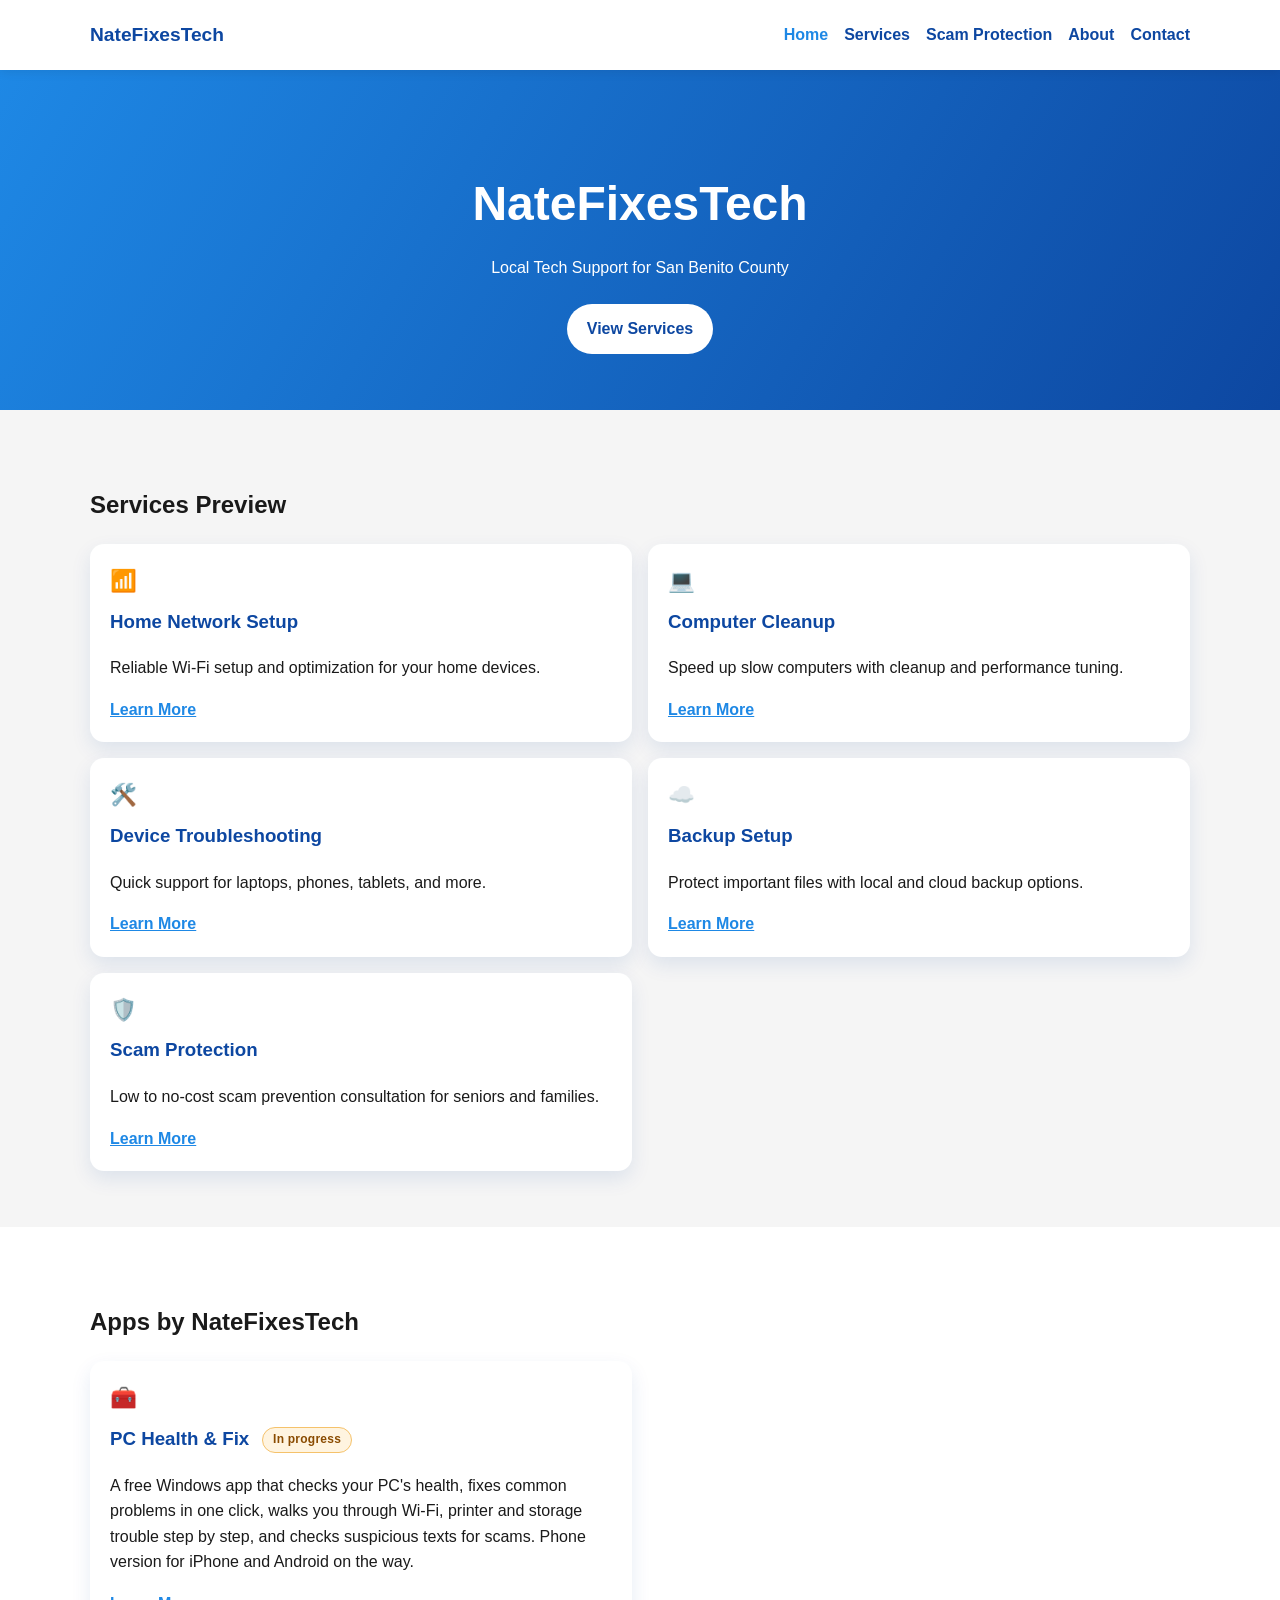
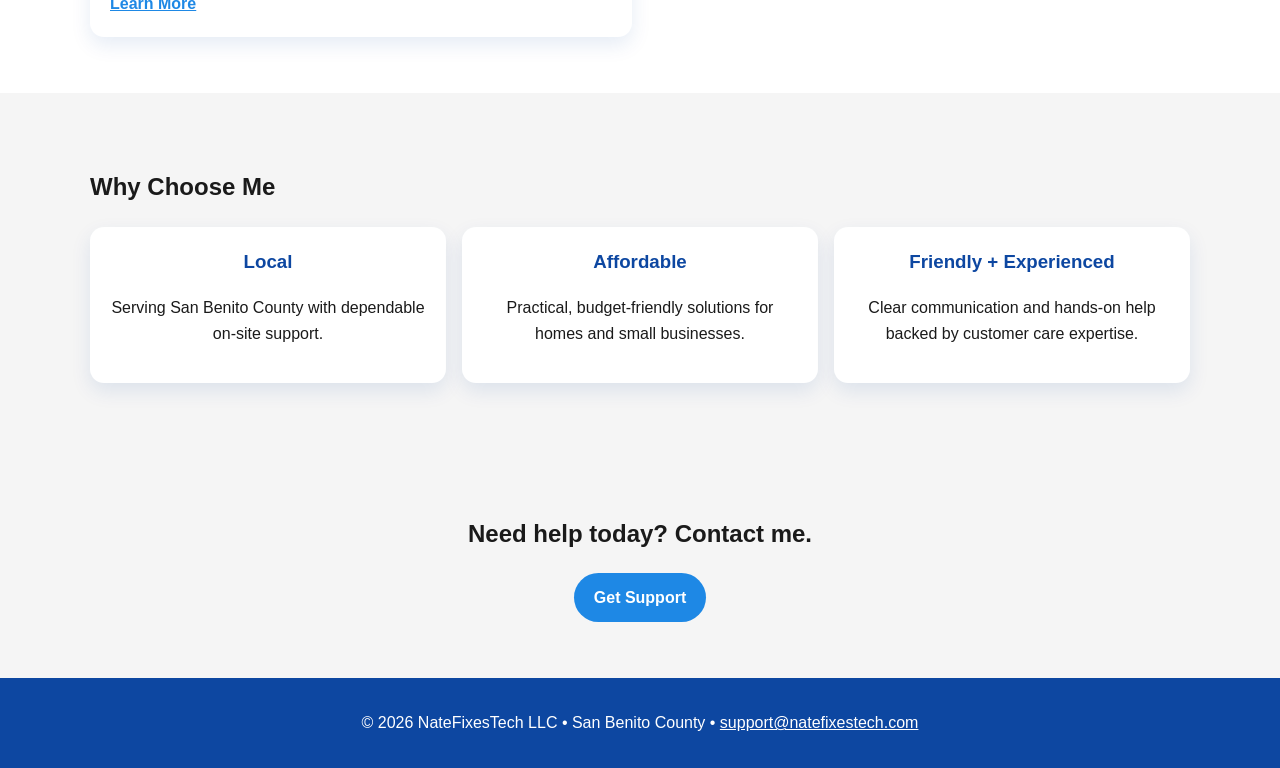
<file: index.html>
<!DOCTYPE html>
<html lang="en">
<head>
  <meta charset="UTF-8" />
  <meta name="viewport" content="width=device-width, initial-scale=1.0" />
  <meta name="description" content="NateFixesTech provides local tech support in San Benito County." />
  <title>NateFixesTech | Local Tech Support</title>
  <link rel="stylesheet" href="assets/css/styles.css?v=20261005" />
</head>
<body>
  <header class="site-header">
    <nav class="navbar container" aria-label="Main navigation">
      <a class="brand" href="index.html">NateFixesTech</a>
      <button class="menu-toggle" aria-expanded="false" aria-controls="nav-links">☰</button>
      <ul id="nav-links" class="nav-links">
        <li><a href="index.html" aria-current="page">Home</a></li>
        <li><a href="services.html">Services</a></li>
        <li><a href="scam-protection.html">Scam Protection</a></li>
        <li><a href="about.html">About</a></li>
        <li><a href="contact.html">Contact</a></li>
      </ul>
    </nav>
  </header>

  <main>
    <section class="hero section">
      <div class="container">
        <h1>NateFixesTech</h1>
        <p>Local Tech Support for San Benito County</p>
        <a class="button" href="services.html">View Services</a>
      </div>
    </section>

    <section class="section" id="services-preview">
      <div class="container">
        <h2>Services Preview</h2>
        <div class="grid cards-grid">
          <article class="card">
            <span class="icon" aria-hidden="true">📶</span>
            <h3>Home Network Setup</h3>
            <p>Reliable Wi‑Fi setup and optimization for your home devices.</p>
            <a href="services.html">Learn More</a>
          </article>
          <article class="card">
            <span class="icon" aria-hidden="true">💻</span>
            <h3>Computer Cleanup</h3>
            <p>Speed up slow computers with cleanup and performance tuning.</p>
            <a href="services.html">Learn More</a>
          </article>
          <article class="card">
            <span class="icon" aria-hidden="true">🛠️</span>
            <h3>Device Troubleshooting</h3>
            <p>Quick support for laptops, phones, tablets, and more.</p>
            <a href="services.html">Learn More</a>
          </article>
          <article class="card">
            <span class="icon" aria-hidden="true">☁️</span>
            <h3>Backup Setup</h3>
            <p>Protect important files with local and cloud backup options.</p>
            <a href="services.html">Learn More</a>
          </article>
          <article class="card">
            <span class="icon" aria-hidden="true">🛡️</span>
            <h3>Scam Protection</h3>
            <p>Low to no-cost scam prevention consultation for seniors and families.</p>
            <a href="scam-protection.html">Learn More</a>
          </article>
        </div>
      </div>
    </section>

    <section class="section alt" id="apps">
      <div class="container">
        <h2>Apps by NateFixesTech</h2>
        <div class="grid cards-grid">
          <article class="card">
            <span class="icon" aria-hidden="true">🧰</span>
            <h3>PC Health &amp; Fix <span class="badge">In progress</span></h3>
            <p>A free Windows app that checks your PC's health, fixes common problems in one click, walks you through Wi‑Fi, printer and storage trouble step by step, and checks suspicious texts for scams. Phone version for iPhone and Android on the way.</p>
            <a href="apps/pc-health-and-fix/">Learn More</a>
          </article>
        </div>
      </div>
    </section>

    <section class="section" id="why-choose-me">
      <div class="container">
        <h2>Why Choose Me</h2>
        <div class="grid why-grid">
          <article class="card center">
            <h3>Local</h3>
            <p>Serving San Benito County with dependable on-site support.</p>
          </article>
          <article class="card center">
            <h3>Affordable</h3>
            <p>Practical, budget-friendly solutions for homes and small businesses.</p>
          </article>
          <article class="card center">
            <h3>Friendly + Experienced</h3>
            <p>Clear communication and hands-on help backed by customer care expertise.</p>
          </article>
        </div>
      </div>
    </section>

    <section class="section cta" id="contact-cta">
      <div class="container">
        <h2>Need help today? Contact me.</h2>
        <a class="button" href="contact.html">Get Support</a>
      </div>
    </section>
  </main>

  <footer class="site-footer">
    <div class="container">
      <p>&copy; <span id="year"></span> NateFixesTech LLC • San Benito County • <a href="mailto:support@natefixestech.com">support@natefixestech.com</a></p>
    </div>
  </footer>

  <script src="assets/js/main.js?v=20261006"></script>
</body>
</html>
</file>
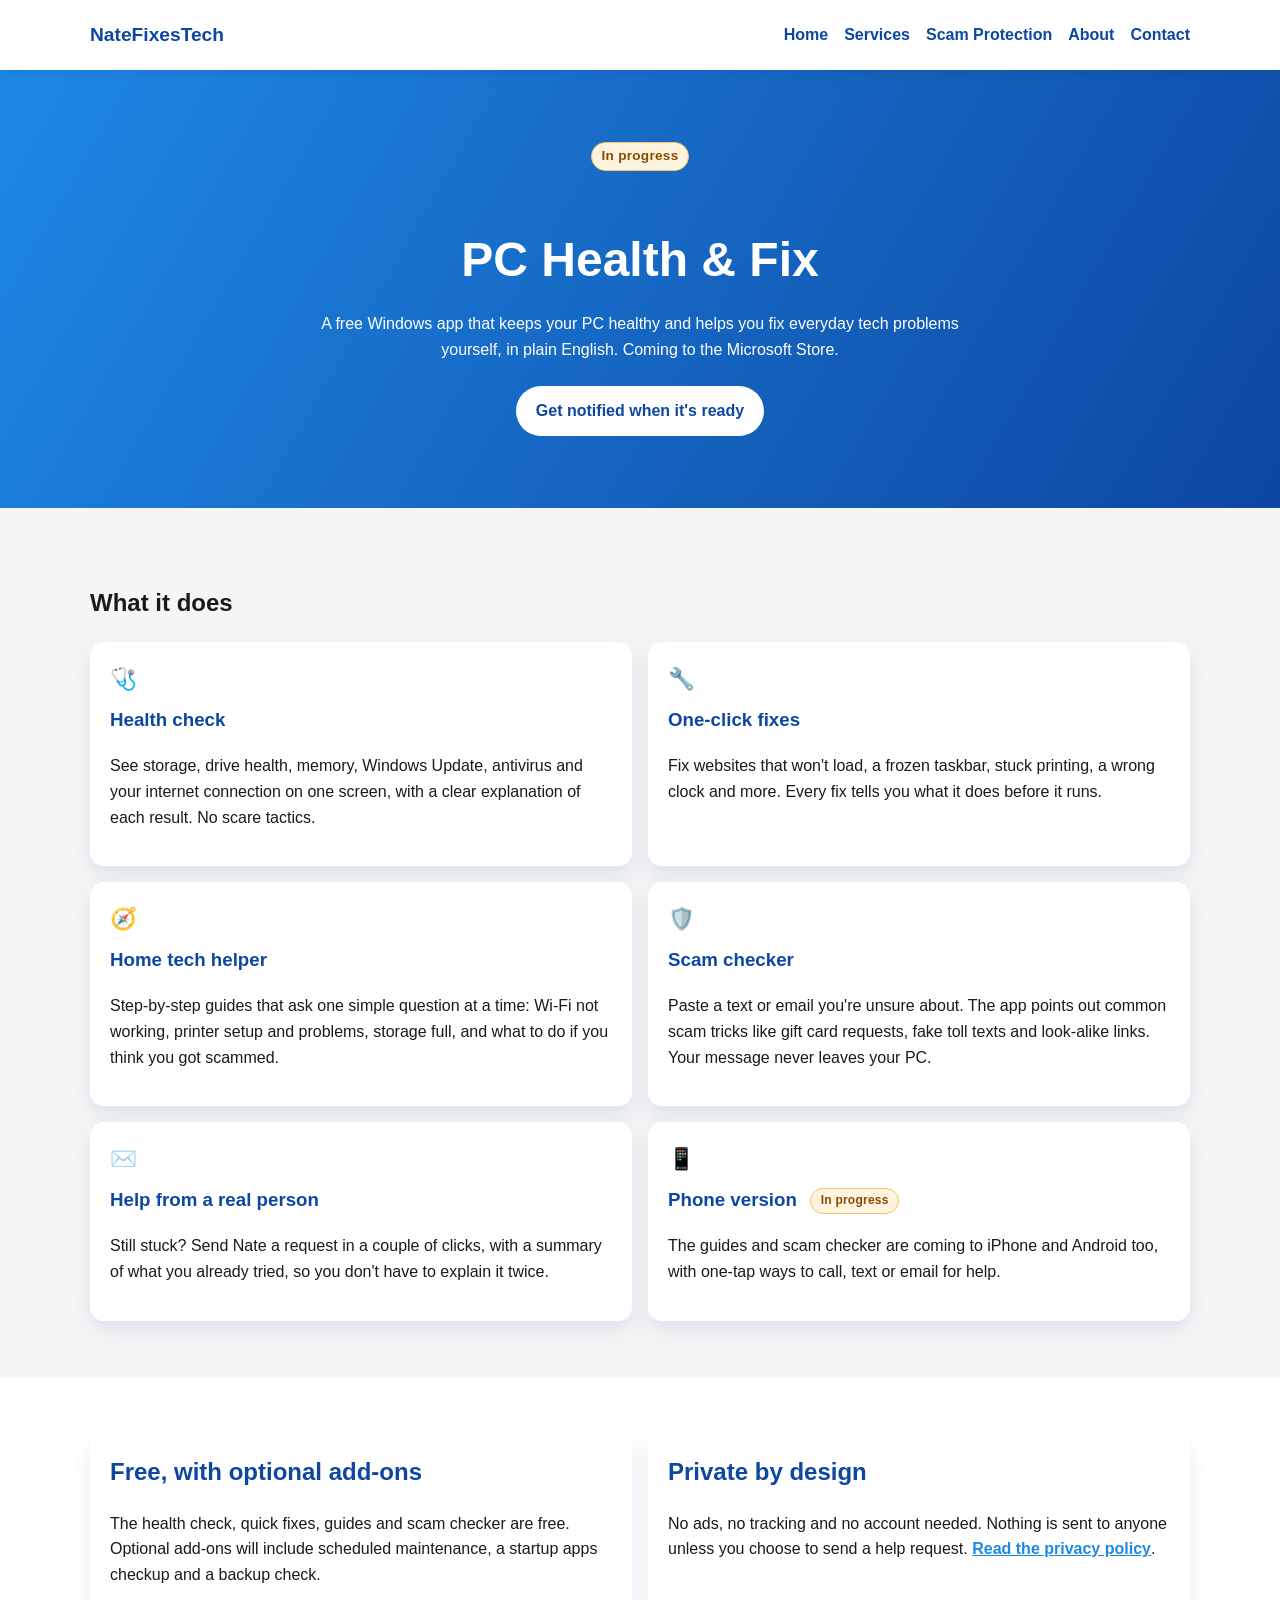
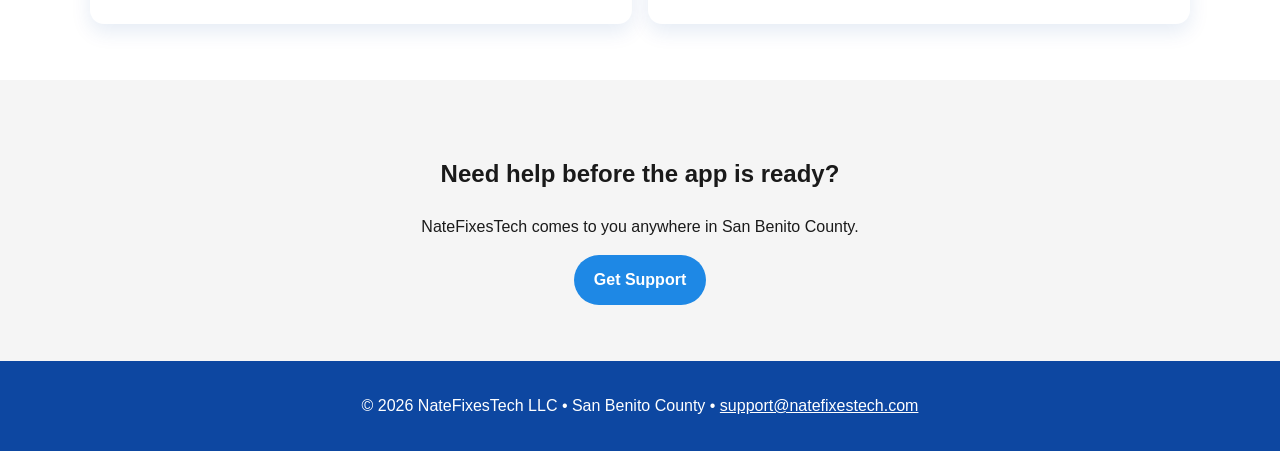
<file: apps/natefixestech-helper/index.html>
<!DOCTYPE html>
<html lang="en">
<head>
  <meta charset="UTF-8" />
  <meta name="viewport" content="width=device-width, initial-scale=1.0" />
  <meta name="robots" content="noindex" />
  <title>PC Health &amp; Fix | NateFixesTech</title>
  <link rel="canonical" href="https://natefixestech.com/apps/pc-health-and-fix/" />
  <meta http-equiv="refresh" content="0; url=../pc-health-and-fix/" />
</head>
<body>
  <p>NateFixesTech Helper is now called PC Health &amp; Fix. <a href="../pc-health-and-fix/">Continue to the new page</a>.</p>
</body>
</html>
</file>
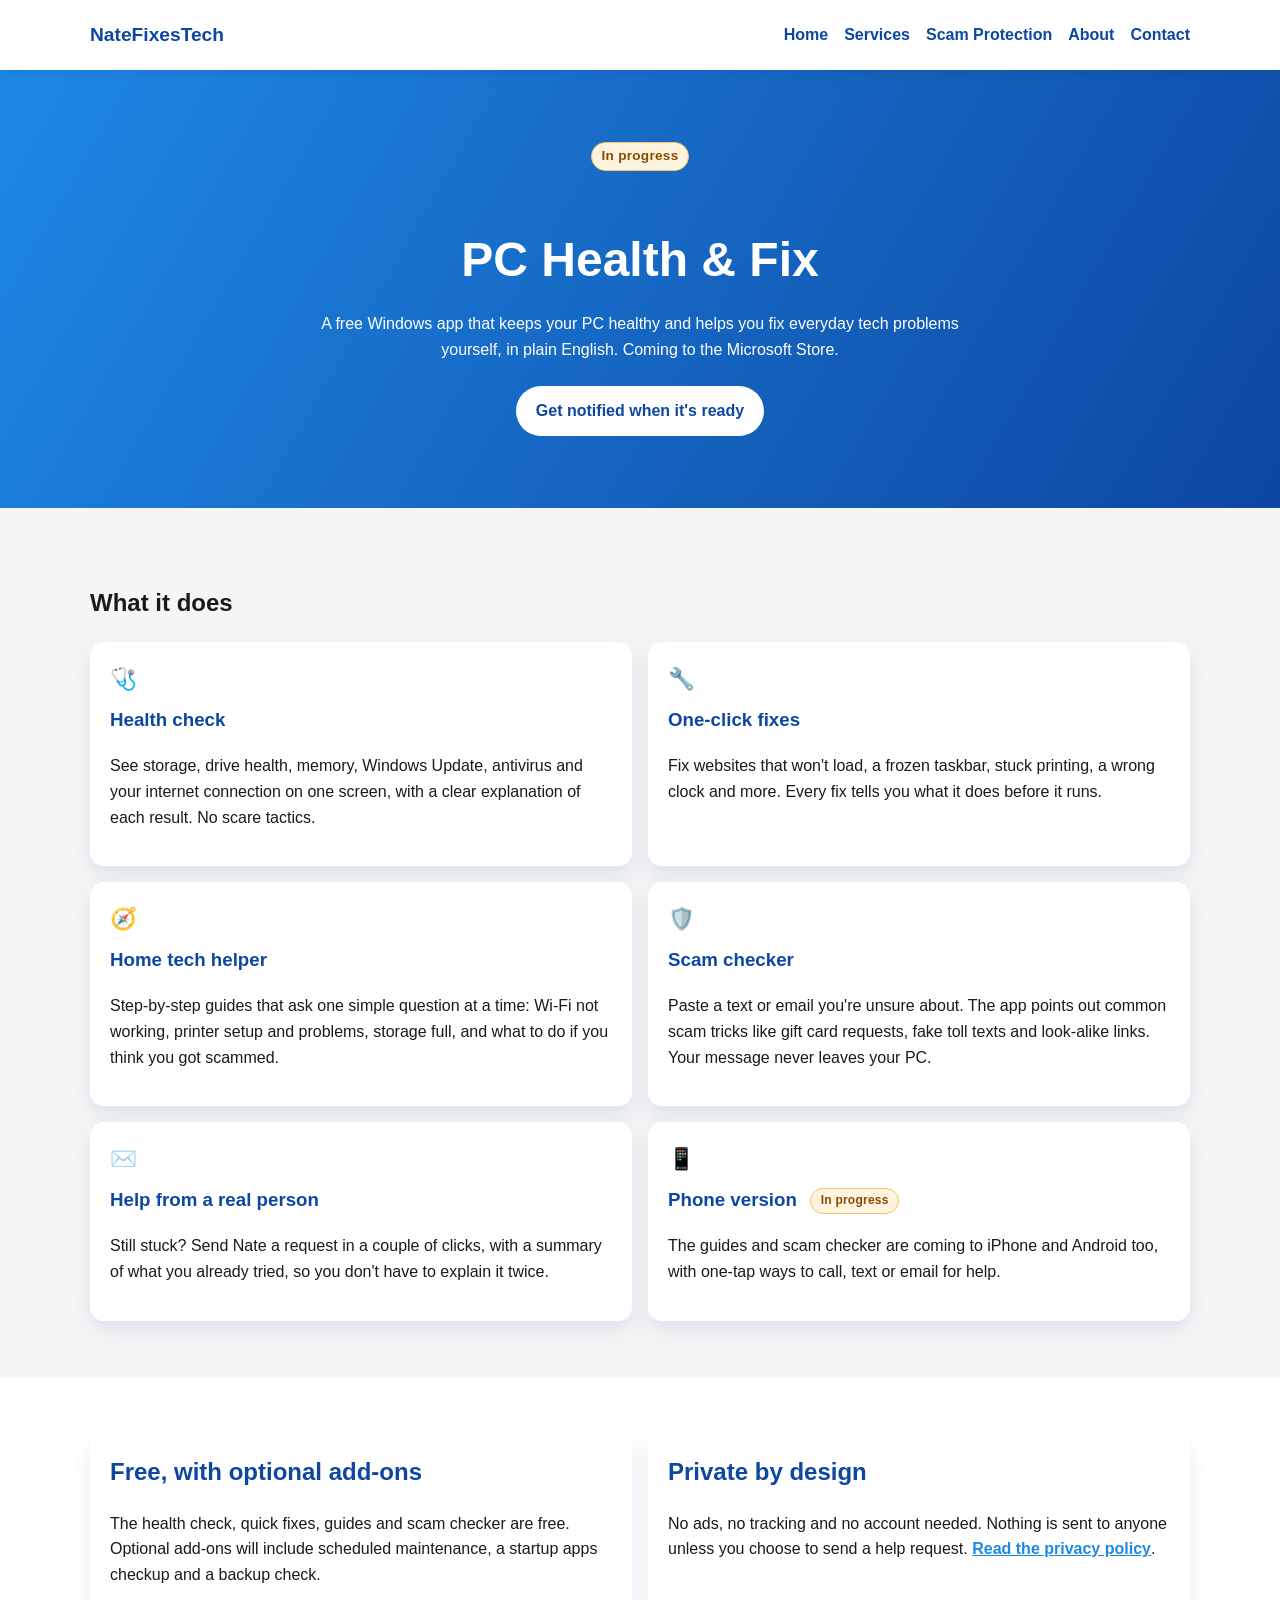
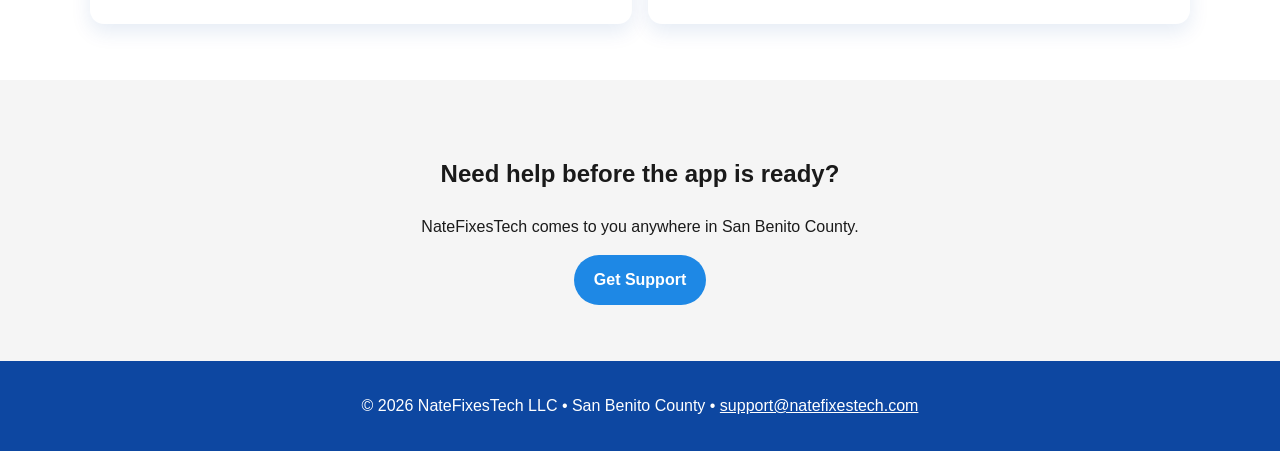
<file: apps/pc-health-and-fix/index.html>
<!DOCTYPE html>
<html lang="en">
<head>
  <meta charset="UTF-8" />
  <meta name="viewport" content="width=device-width, initial-scale=1.0" />
  <meta name="description" content="PC Health &amp; Fix: a free Windows app for PC health checks, one-click fixes, step-by-step help and a scam message checker. In progress." />
  <title>PC Health &amp; Fix | NateFixesTech</title>
  <link rel="stylesheet" href="../../assets/css/styles.css?v=20261005" />
</head>
<body>
  <header class="site-header">
    <nav class="navbar container" aria-label="Main navigation">
      <a class="brand" href="../../index.html">NateFixesTech</a>
      <button class="menu-toggle" aria-expanded="false" aria-controls="nav-links">☰</button>
      <ul id="nav-links" class="nav-links">
        <li><a href="../../index.html">Home</a></li>
        <li><a href="../../services.html">Services</a></li>
        <li><a href="../../scam-protection.html">Scam Protection</a></li>
        <li><a href="../../about.html">About</a></li>
        <li><a href="../../contact.html">Contact</a></li>
      </ul>
    </nav>
  </header>

  <main>
    <section class="section hero page-intro">
      <div class="container">
        <span class="badge">In progress</span>
        <h1>PC Health &amp; Fix</h1>
        <p>A free Windows app that keeps your PC healthy and helps you fix everyday tech problems yourself, in plain English. Coming to the Microsoft Store.</p>
        <a class="button" href="../../contact.html?topic=helper-app#contact-form">Get notified when it's ready</a>
      </div>
    </section>

    <section class="section">
      <div class="container">
        <h2>What it does</h2>
        <div class="grid cards-grid">
          <article class="card">
            <span class="icon" aria-hidden="true">🩺</span>
            <h3>Health check</h3>
            <p>See storage, drive health, memory, Windows Update, antivirus and your internet connection on one screen, with a clear explanation of each result. No scare tactics.</p>
          </article>
          <article class="card">
            <span class="icon" aria-hidden="true">🔧</span>
            <h3>One-click fixes</h3>
            <p>Fix websites that won't load, a frozen taskbar, stuck printing, a wrong clock and more. Every fix tells you what it does before it runs.</p>
          </article>
          <article class="card">
            <span class="icon" aria-hidden="true">🧭</span>
            <h3>Home tech helper</h3>
            <p>Step-by-step guides that ask one simple question at a time: Wi‑Fi not working, printer setup and problems, storage full, and what to do if you think you got scammed.</p>
          </article>
          <article class="card">
            <span class="icon" aria-hidden="true">🛡️</span>
            <h3>Scam checker</h3>
            <p>Paste a text or email you're unsure about. The app points out common scam tricks like gift card requests, fake toll texts and look-alike links. Your message never leaves your PC.</p>
          </article>
          <article class="card">
            <span class="icon" aria-hidden="true">✉️</span>
            <h3>Help from a real person</h3>
            <p>Still stuck? Send Nate a request in a couple of clicks, with a summary of what you already tried, so you don't have to explain it twice.</p>
          </article>
          <article class="card">
            <span class="icon" aria-hidden="true">📱</span>
            <h3>Phone version <span class="badge">In progress</span></h3>
            <p>The guides and scam checker are coming to iPhone and Android too, with one-tap ways to call, text or email for help.</p>
          </article>
        </div>
      </div>
    </section>

    <section class="section alt">
      <div class="container grid cards-grid">
        <article class="card">
          <h2>Free, with optional add-ons</h2>
          <p>The health check, quick fixes, guides and scam checker are free. Optional add-ons will include scheduled maintenance, a startup apps checkup and a backup check.</p>
        </article>
        <article class="card">
          <h2>Private by design</h2>
          <p>No ads, no tracking and no account needed. Nothing is sent to anyone unless you choose to send a help request. <a href="privacy.html">Read the privacy policy</a>.</p>
        </article>
      </div>
    </section>

    <section class="section cta">
      <div class="container">
        <h2>Need help before the app is ready?</h2>
        <p>NateFixesTech comes to you anywhere in San Benito County.</p>
        <a class="button" href="../../contact.html">Get Support</a>
      </div>
    </section>
  </main>

  <footer class="site-footer">
    <div class="container">
      <p>&copy; <span id="year"></span> NateFixesTech LLC • San Benito County • <a href="mailto:support@natefixestech.com">support@natefixestech.com</a></p>
    </div>
  </footer>

  <script src="../../assets/js/main.js?v=20261006"></script>
</body>
</html>
</file>
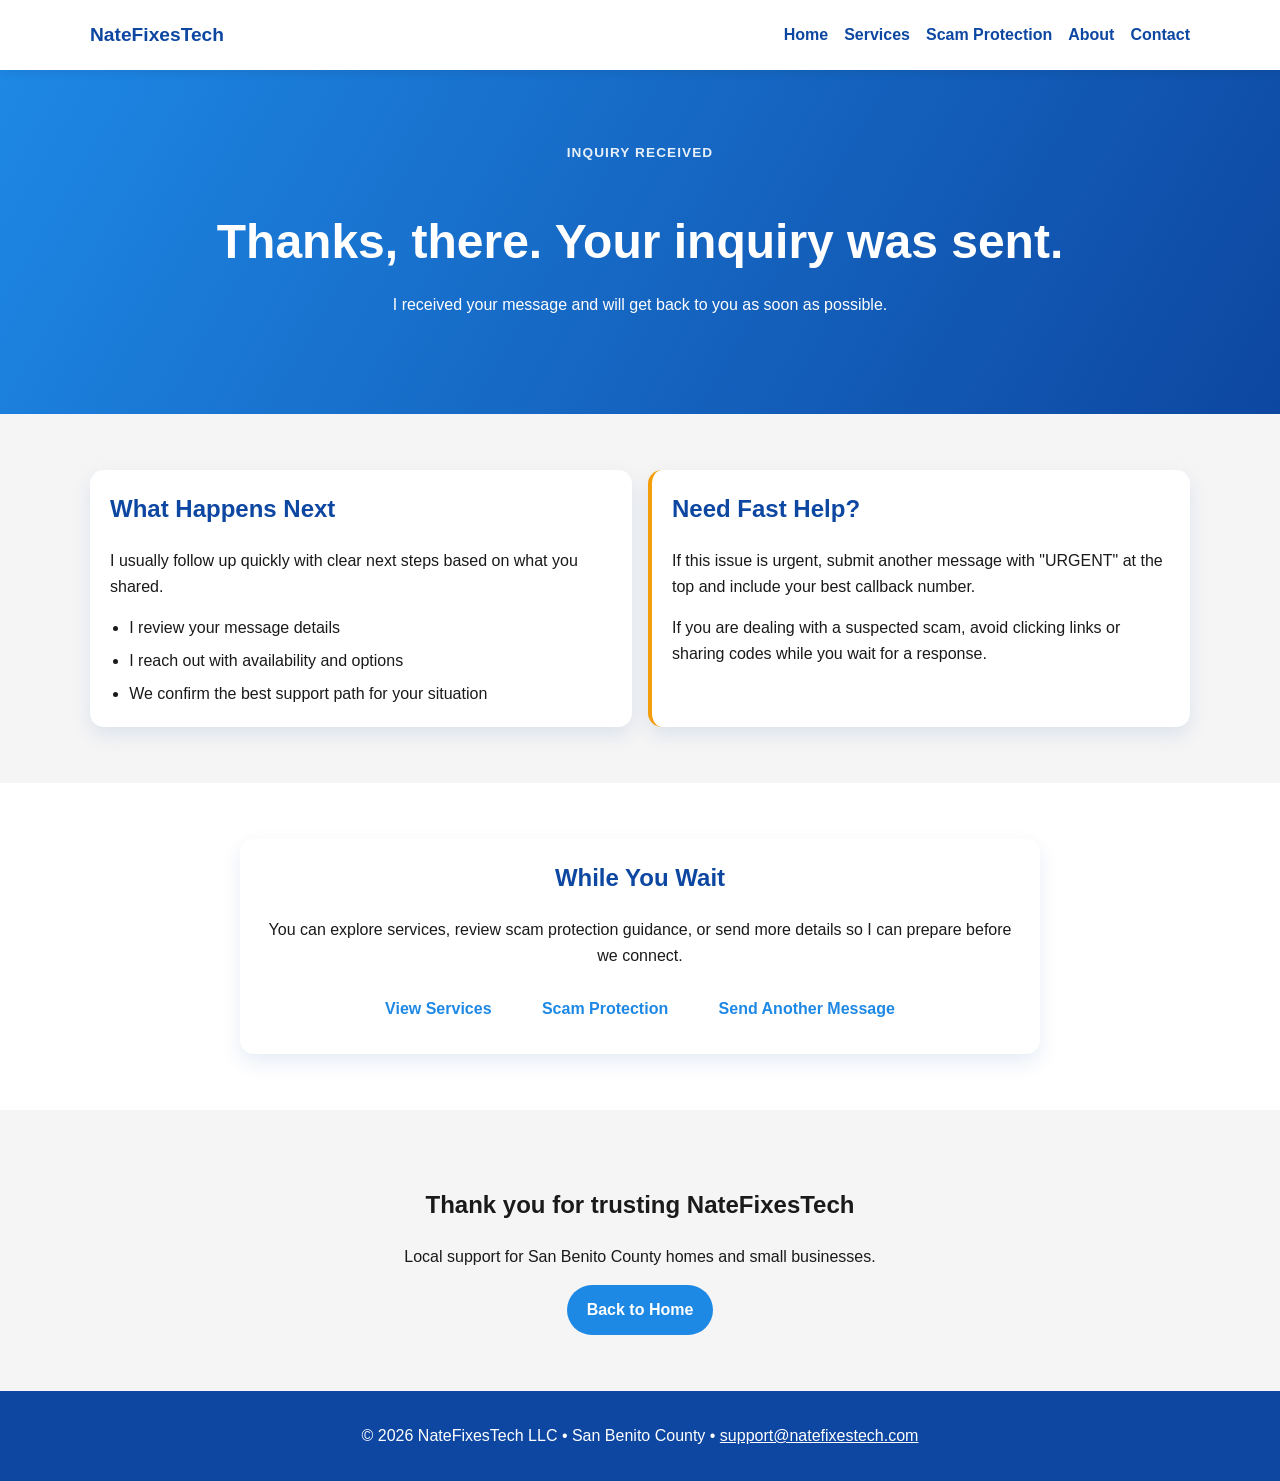
<file: inquiry-confirmation.html>
<!DOCTYPE html>
<html lang="en">
<head>
  <meta charset="UTF-8" />
  <meta name="viewport" content="width=device-width, initial-scale=1.0" />
  <meta name="description" content="Your inquiry was submitted successfully to NateFixesTech." />
  <title>Inquiry Received | NateFixesTech</title>
  <link rel="stylesheet" href="assets/css/styles.css?v=20261005" />
</head>
<body>
  <header class="site-header">
    <nav class="navbar container" aria-label="Main navigation">
      <a class="brand" href="index.html">NateFixesTech</a>
      <button class="menu-toggle" aria-expanded="false" aria-controls="nav-links">☰</button>
      <ul id="nav-links" class="nav-links">
        <li><a href="index.html">Home</a></li>
        <li><a href="services.html">Services</a></li>
        <li><a href="scam-protection.html">Scam Protection</a></li>
        <li><a href="about.html">About</a></li>
        <li><a href="contact.html">Contact</a></li>
      </ul>
    </nav>
  </header>

  <main>
    <section class="section hero page-intro">
      <div class="container">
        <p class="kicker">Inquiry Received</p>
        <h1>Thanks, <span data-sender-name>there</span>. Your inquiry was sent.</h1>
        <p>I received your message and will get back to you as soon as possible.</p>
      </div>
    </section>

    <section class="section">
      <div class="container grid cards-grid">
        <article class="card">
          <h2>What Happens Next</h2>
          <p>I usually follow up quickly with clear next steps based on what you shared.</p>
          <ul class="content-list">
            <li>I review your message details</li>
            <li>I reach out with availability and options</li>
            <li>We confirm the best support path for your situation</li>
          </ul>
        </article>

        <article class="card alert-card">
          <h2>Need Fast Help?</h2>
          <p>If this issue is urgent, submit another message with "URGENT" at the top and include your best callback number.</p>
          <p class="cta-copy">If you are dealing with a suspected scam, avoid clicking links or sharing codes while you wait for a response.</p>
        </article>
      </div>
    </section>

    <section class="section alt">
      <div class="container">
        <article class="card center confirmation-card">
          <h2>While You Wait</h2>
          <p>You can explore services, review scam protection guidance, or send more details so I can prepare before we connect.</p>
          <div class="button-row">
            <a class="button" href="services.html">View Services</a>
            <a class="button" href="scam-protection.html">Scam Protection</a>
            <a class="button" href="contact.html">Send Another Message</a>
          </div>
        </article>
      </div>
    </section>

    <section class="section cta">
      <div class="container">
        <h2>Thank you for trusting NateFixesTech</h2>
        <p>Local support for San Benito County homes and small businesses.</p>
        <a class="button" href="index.html">Back to Home</a>
      </div>
    </section>
  </main>

  <footer class="site-footer">
    <div class="container">
      <p>&copy; <span id="year"></span> NateFixesTech LLC • San Benito County • <a href="mailto:support@natefixestech.com">support@natefixestech.com</a></p>
    </div>
  </footer>

  <script src="assets/js/main.js?v=20261006"></script>
</body>
</html>
</file>
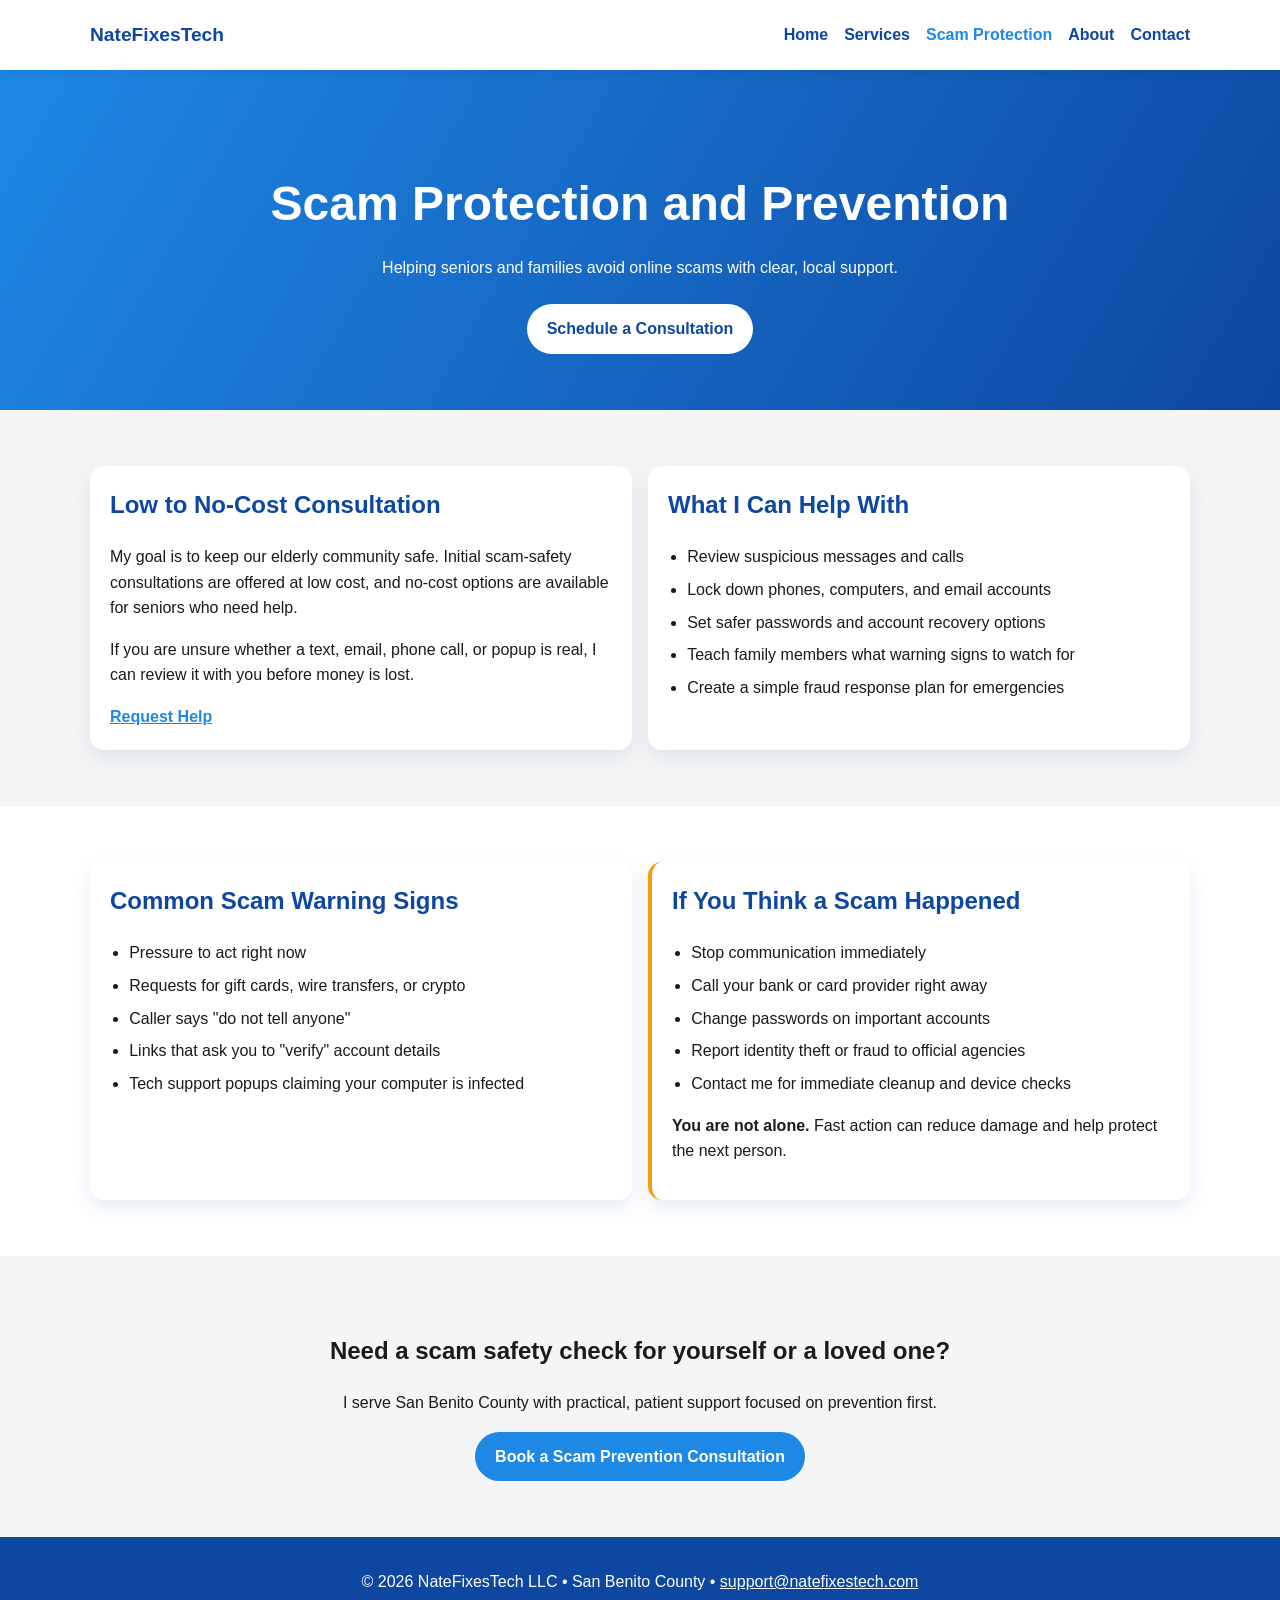
<file: scam-protection.html>
<!DOCTYPE html>
<html lang="en">
<head>
  <meta charset="UTF-8" />
  <meta name="viewport" content="width=device-width, initial-scale=1.0" />
  <meta name="description" content="Scam protection and prevention support for seniors and families in San Benito County." />
  <title>Scam Protection | NateFixesTech</title>
  <link rel="stylesheet" href="assets/css/styles.css?v=20261005" />
</head>
<body>
  <header class="site-header">
    <nav class="navbar container" aria-label="Main navigation">
      <a class="brand" href="index.html">NateFixesTech</a>
      <button class="menu-toggle" aria-expanded="false" aria-controls="nav-links">☰</button>
      <ul id="nav-links" class="nav-links">
        <li><a href="index.html">Home</a></li>
        <li><a href="services.html">Services</a></li>
        <li><a href="scam-protection.html" aria-current="page">Scam Protection</a></li>
        <li><a href="about.html">About</a></li>
        <li><a href="contact.html">Contact</a></li>
      </ul>
    </nav>
  </header>

  <main>
    <section class="section hero">
      <div class="container">
        <h1>Scam Protection and Prevention</h1>
        <p>Helping seniors and families avoid online scams with clear, local support.</p>
        <a class="button" href="contact.html">Schedule a Consultation</a>
      </div>
    </section>

    <section class="section">
      <div class="container grid cards-grid">
        <article class="card">
          <h2>Low to No-Cost Consultation</h2>
          <p>My goal is to keep our elderly community safe. Initial scam-safety consultations are offered at low cost, and no-cost options are available for seniors who need help.</p>
          <p>If you are unsure whether a text, email, phone call, or popup is real, I can review it with you before money is lost.</p>
          <a href="contact.html">Request Help</a>
        </article>

        <article class="card">
          <h2>What I Can Help With</h2>
          <ul class="content-list">
            <li>Review suspicious messages and calls</li>
            <li>Lock down phones, computers, and email accounts</li>
            <li>Set safer passwords and account recovery options</li>
            <li>Teach family members what warning signs to watch for</li>
            <li>Create a simple fraud response plan for emergencies</li>
          </ul>
        </article>
      </div>
    </section>

    <section class="section alt">
      <div class="container grid cards-grid">
        <article class="card">
          <h2>Common Scam Warning Signs</h2>
          <ul class="content-list">
            <li>Pressure to act right now</li>
            <li>Requests for gift cards, wire transfers, or crypto</li>
            <li>Caller says "do not tell anyone"</li>
            <li>Links that ask you to "verify" account details</li>
            <li>Tech support popups claiming your computer is infected</li>
          </ul>
        </article>

        <article class="card alert-card">
          <h2>If You Think a Scam Happened</h2>
          <ul class="content-list">
            <li>Stop communication immediately</li>
            <li>Call your bank or card provider right away</li>
            <li>Change passwords on important accounts</li>
            <li>Report identity theft or fraud to official agencies</li>
            <li>Contact me for immediate cleanup and device checks</li>
          </ul>
          <p class="cta-copy"><strong>You are not alone.</strong> Fast action can reduce damage and help protect the next person.</p>
        </article>
      </div>
    </section>

    <section class="section cta">
      <div class="container">
        <h2>Need a scam safety check for yourself or a loved one?</h2>
        <p>I serve San Benito County with practical, patient support focused on prevention first.</p>
        <a class="button" href="contact.html">Book a Scam Prevention Consultation</a>
      </div>
    </section>
  </main>

  <footer class="site-footer">
    <div class="container">
      <p>&copy; <span id="year"></span> NateFixesTech LLC • San Benito County • <a href="mailto:support@natefixestech.com">support@natefixestech.com</a></p>
    </div>
  </footer>

  <script src="assets/js/main.js?v=20261006"></script>
</body>
</html>
</file>
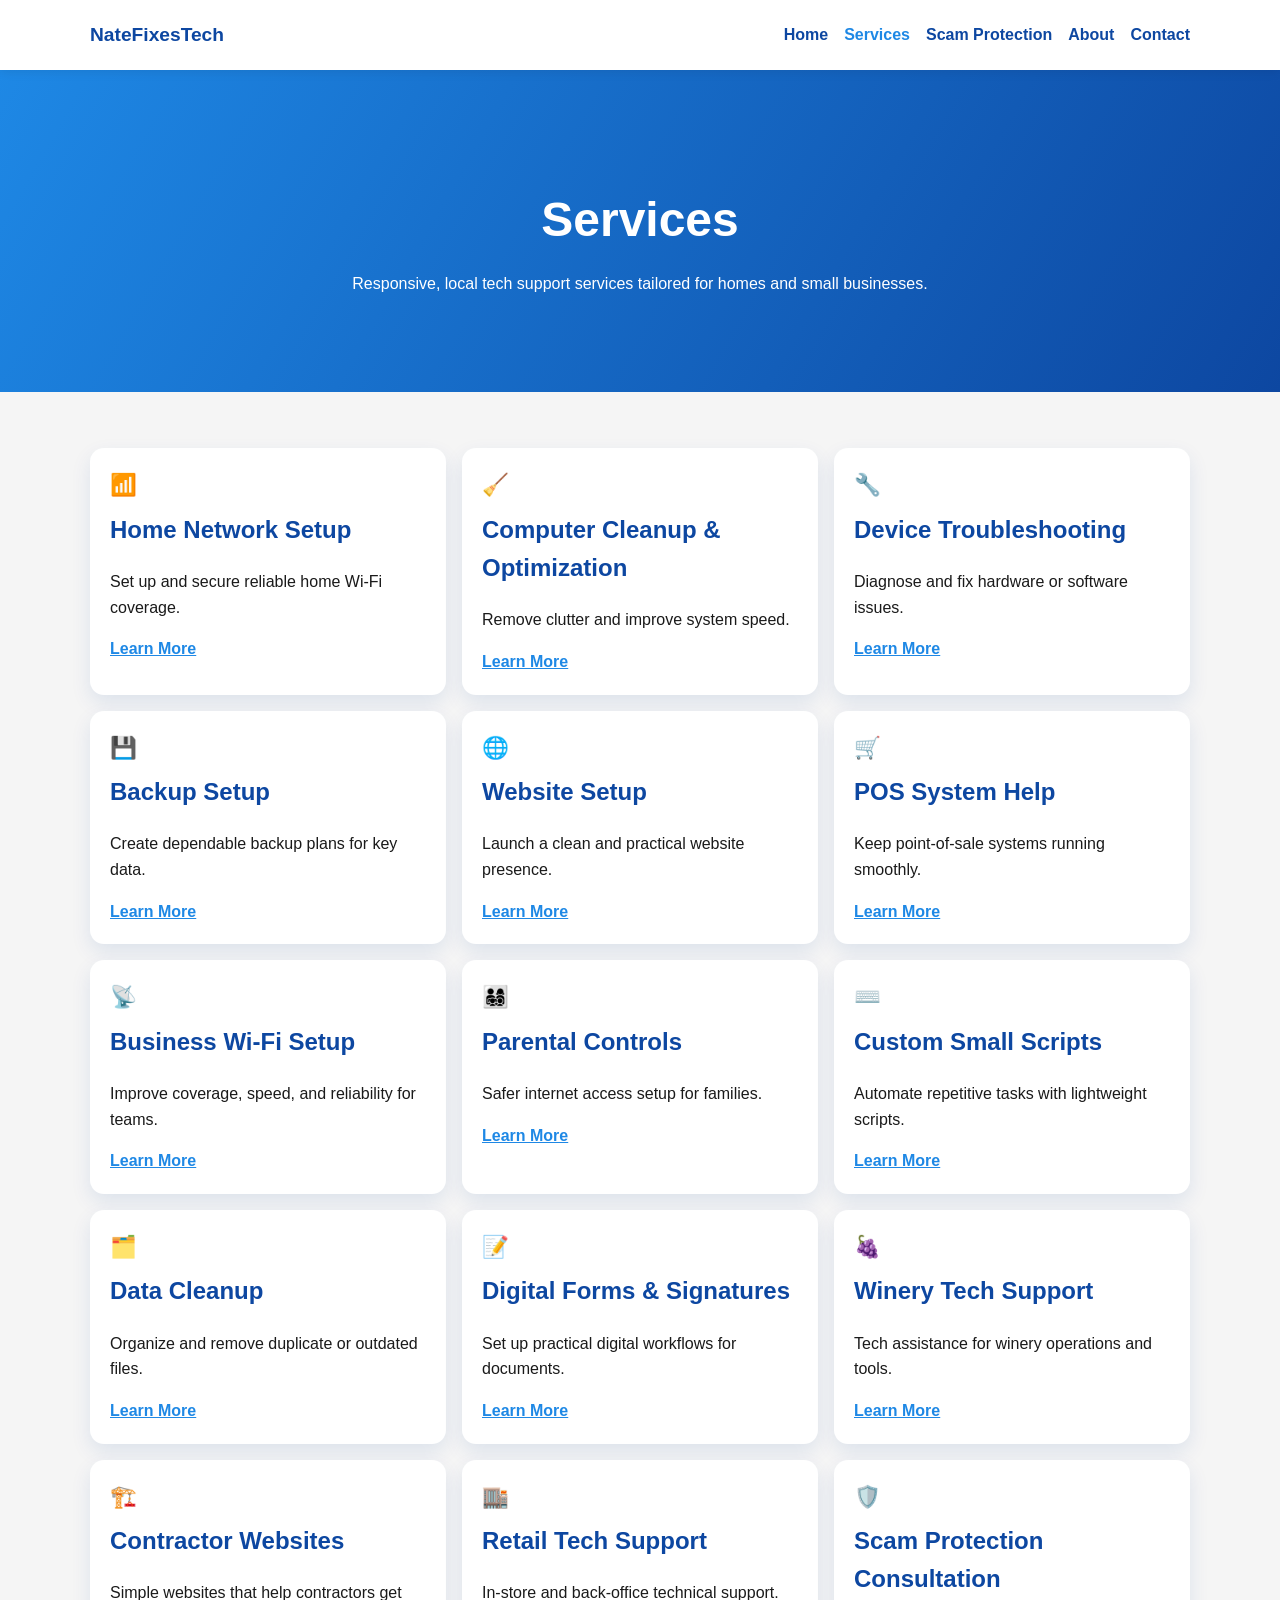
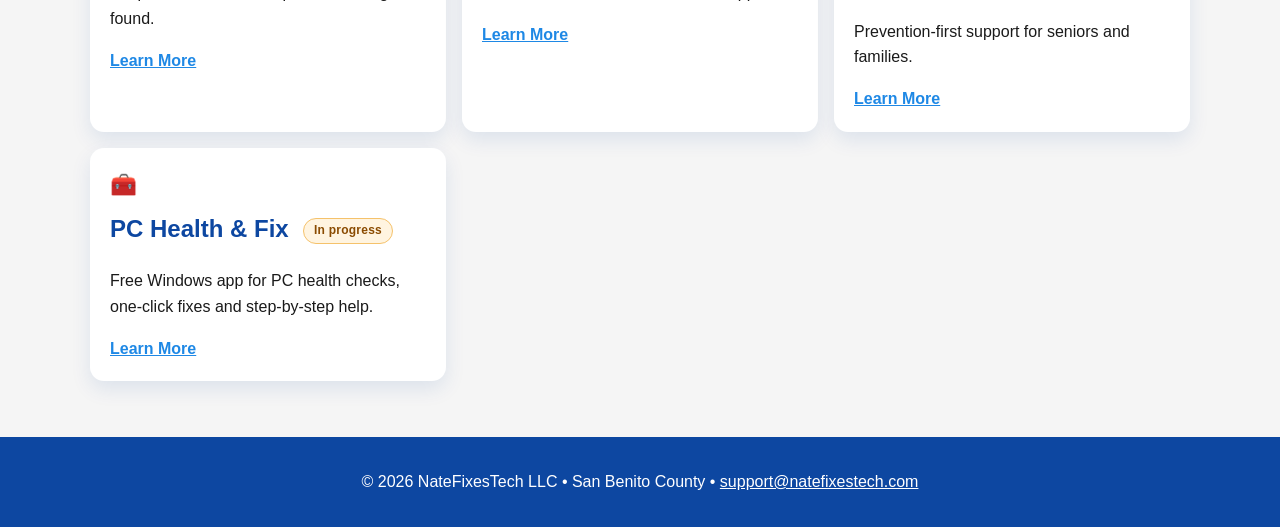
<file: services.html>
<!DOCTYPE html>
<html lang="en">
<head>
  <meta charset="UTF-8" />
  <meta name="viewport" content="width=device-width, initial-scale=1.0" />
  <meta name="description" content="Explore IT services from NateFixesTech for San Benito County." />
  <title>Services | NateFixesTech</title>
  <link rel="stylesheet" href="assets/css/styles.css?v=20261005" />
</head>
<body>
  <header class="site-header">
    <nav class="navbar container" aria-label="Main navigation">
      <a class="brand" href="index.html">NateFixesTech</a>
      <button class="menu-toggle" aria-expanded="false" aria-controls="nav-links">☰</button>
      <ul id="nav-links" class="nav-links">
        <li><a href="index.html">Home</a></li>
        <li><a href="services.html" aria-current="page">Services</a></li>
        <li><a href="scam-protection.html">Scam Protection</a></li>
        <li><a href="about.html">About</a></li>
        <li><a href="contact.html">Contact</a></li>
      </ul>
    </nav>
  </header>

  <main>
    <section class="section hero page-intro">
      <div class="container">
        <h1>Services</h1>
        <p>Responsive, local tech support services tailored for homes and small businesses.</p>
      </div>
    </section>

    <section class="section">
      <div class="container">
        <div class="grid cards-grid services-grid">
          <article class="card"><span class="icon">📶</span><h2>Home Network Setup</h2><p>Set up and secure reliable home Wi‑Fi coverage.</p><a href="contact.html">Learn More</a></article>
          <article class="card"><span class="icon">🧹</span><h2>Computer Cleanup &amp; Optimization</h2><p>Remove clutter and improve system speed.</p><a href="contact.html">Learn More</a></article>
          <article class="card"><span class="icon">🔧</span><h2>Device Troubleshooting</h2><p>Diagnose and fix hardware or software issues.</p><a href="contact.html">Learn More</a></article>
          <article class="card"><span class="icon">💾</span><h2>Backup Setup</h2><p>Create dependable backup plans for key data.</p><a href="contact.html">Learn More</a></article>
          <article class="card"><span class="icon">🌐</span><h2>Website Setup</h2><p>Launch a clean and practical website presence.</p><a href="contact.html">Learn More</a></article>
          <article class="card"><span class="icon">🛒</span><h2>POS System Help</h2><p>Keep point-of-sale systems running smoothly.</p><a href="contact.html">Learn More</a></article>
          <article class="card"><span class="icon">📡</span><h2>Business Wi‑Fi Setup</h2><p>Improve coverage, speed, and reliability for teams.</p><a href="contact.html">Learn More</a></article>
          <article class="card"><span class="icon">👨‍👩‍👧‍👦</span><h2>Parental Controls</h2><p>Safer internet access setup for families.</p><a href="contact.html">Learn More</a></article>
          <article class="card"><span class="icon">⌨️</span><h2>Custom Small Scripts</h2><p>Automate repetitive tasks with lightweight scripts.</p><a href="contact.html">Learn More</a></article>
          <article class="card"><span class="icon">🗂️</span><h2>Data Cleanup</h2><p>Organize and remove duplicate or outdated files.</p><a href="contact.html">Learn More</a></article>
          <article class="card"><span class="icon">📝</span><h2>Digital Forms &amp; Signatures</h2><p>Set up practical digital workflows for documents.</p><a href="contact.html">Learn More</a></article>
          <article class="card"><span class="icon">🍇</span><h2>Winery Tech Support</h2><p>Tech assistance for winery operations and tools.</p><a href="contact.html">Learn More</a></article>
          <article class="card"><span class="icon">🏗️</span><h2>Contractor Websites</h2><p>Simple websites that help contractors get found.</p><a href="contact.html">Learn More</a></article>
          <article class="card"><span class="icon">🏬</span><h2>Retail Tech Support</h2><p>In-store and back-office technical support.</p><a href="contact.html">Learn More</a></article>
          <article class="card"><span class="icon">🛡️</span><h2>Scam Protection Consultation</h2><p>Prevention-first support for seniors and families.</p><a href="scam-protection.html">Learn More</a></article>
          <article class="card"><span class="icon">🧰</span><h2>PC Health &amp; Fix <span class="badge">In progress</span></h2><p>Free Windows app for PC health checks, one-click fixes and step-by-step help.</p><a href="apps/pc-health-and-fix/">Learn More</a></article>
        </div>
      </div>
    </section>
  </main>

  <footer class="site-footer">
    <div class="container">
      <p>&copy; <span id="year"></span> NateFixesTech LLC • San Benito County • <a href="mailto:support@natefixestech.com">support@natefixestech.com</a></p>
    </div>
  </footer>

  <script src="assets/js/main.js?v=20261006"></script>
</body>
</html>
</file>
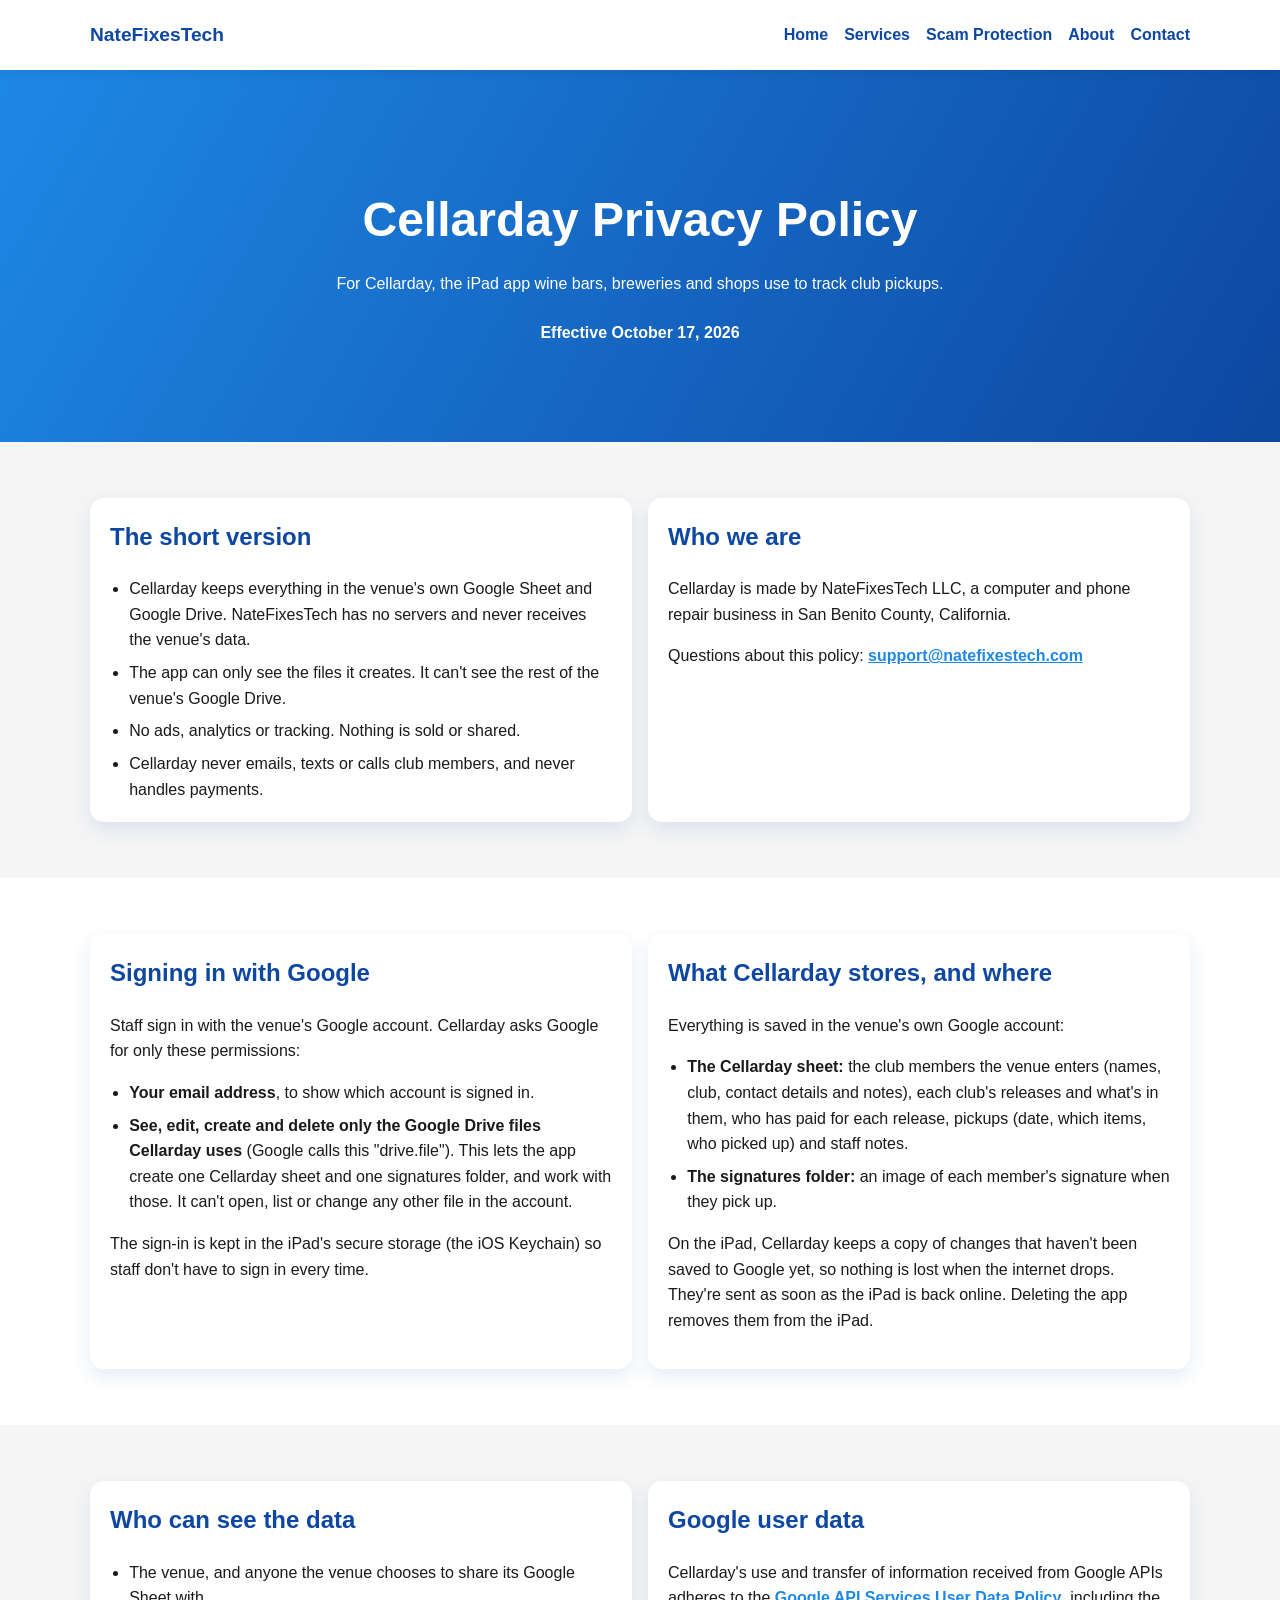
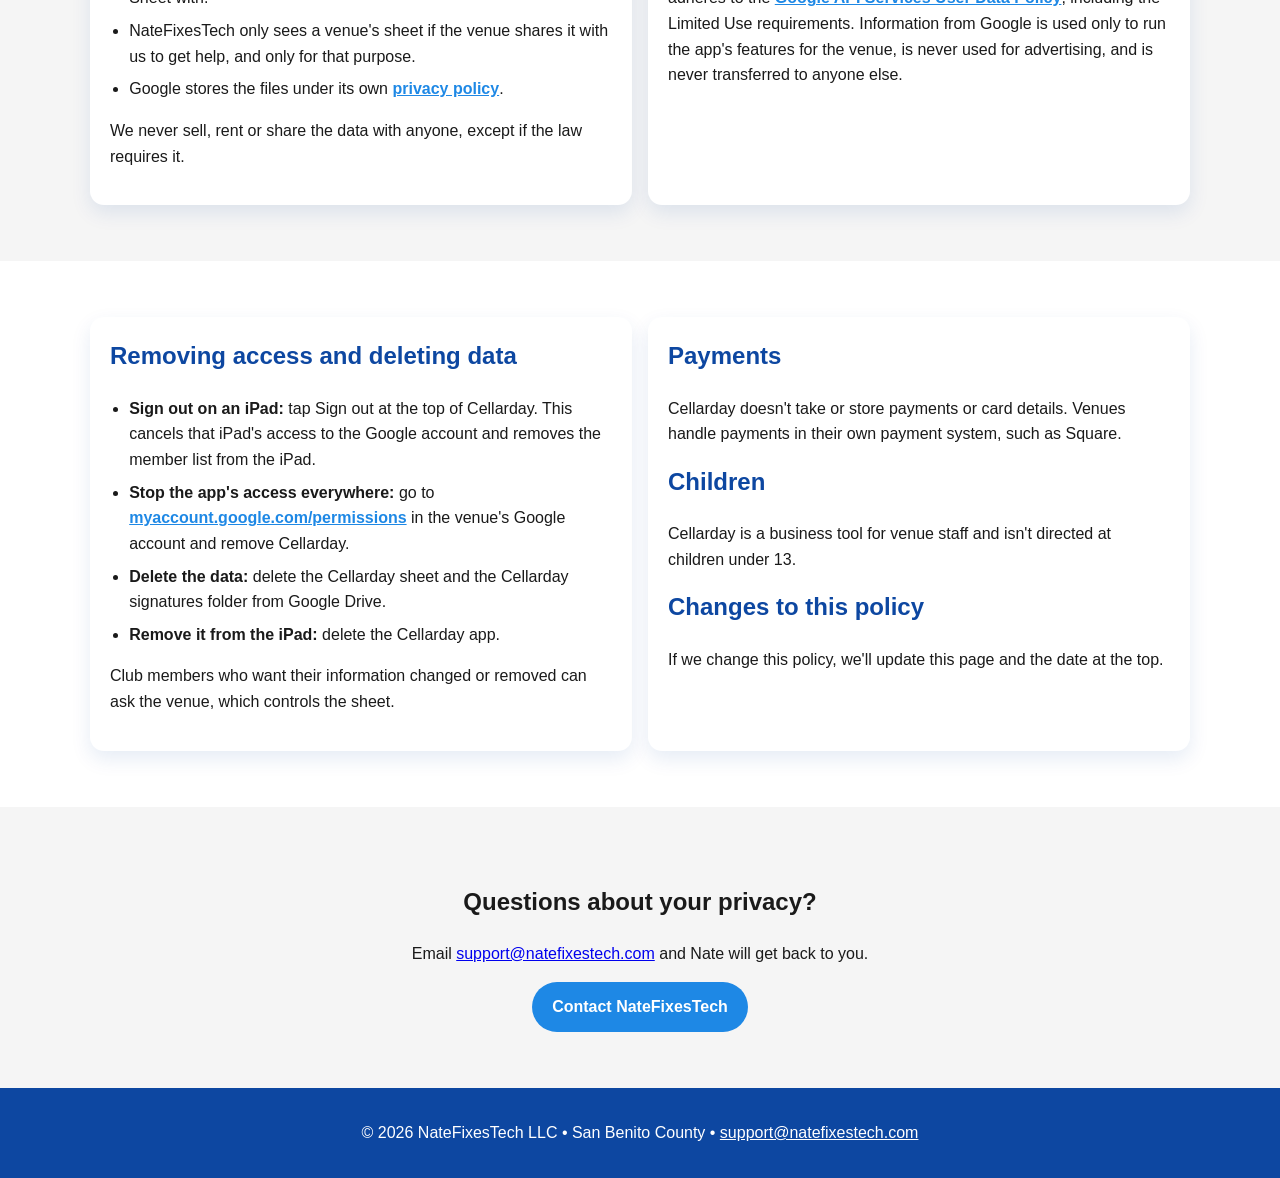
<file: apps/cellarday/privacy.html>
<!DOCTYPE html>
<html lang="en">
<head>
  <meta charset="UTF-8" />
  <meta name="viewport" content="width=device-width, initial-scale=1.0" />
  <meta name="description" content="Privacy policy for Cellarday, the club pickup app for iPad used by wine bars, breweries and shops." />
  <title>Cellarday Privacy Policy | NateFixesTech</title>
  <link rel="stylesheet" href="../../assets/css/styles.css?v=20261005" />
</head>
<body>
  <header class="site-header">
    <nav class="navbar container" aria-label="Main navigation">
      <a class="brand" href="../../index.html">NateFixesTech</a>
      <button class="menu-toggle" aria-expanded="false" aria-controls="nav-links">☰</button>
      <ul id="nav-links" class="nav-links">
        <li><a href="../../index.html">Home</a></li>
        <li><a href="../../services.html">Services</a></li>
        <li><a href="../../scam-protection.html">Scam Protection</a></li>
        <li><a href="../../about.html">About</a></li>
        <li><a href="../../contact.html">Contact</a></li>
      </ul>
    </nav>
  </header>

  <main>
    <section class="section hero page-intro">
      <div class="container">
        <h1>Cellarday Privacy Policy</h1>
        <p>For Cellarday, the iPad app wine bars, breweries and shops use to track club pickups.</p>
        <p><strong>Effective October 17, 2026</strong></p>
      </div>
    </section>

    <section class="section">
      <div class="container grid cards-grid">
        <article class="card">
          <h2>The short version</h2>
          <ul class="content-list">
            <li>Cellarday keeps everything in the venue's own Google Sheet and Google Drive. NateFixesTech has no servers and never receives the venue's data.</li>
            <li>The app can only see the files it creates. It can't see the rest of the venue's Google Drive.</li>
            <li>No ads, analytics or tracking. Nothing is sold or shared.</li>
            <li>Cellarday never emails, texts or calls club members, and never handles payments.</li>
          </ul>
        </article>

        <article class="card">
          <h2>Who we are</h2>
          <p>Cellarday is made by NateFixesTech LLC, a computer and phone repair business in San Benito County, California.</p>
          <p>Questions about this policy: <a href="mailto:support@natefixestech.com">support@natefixestech.com</a></p>
        </article>
      </div>
    </section>

    <section class="section alt">
      <div class="container grid cards-grid">
        <article class="card">
          <h2>Signing in with Google</h2>
          <p>Staff sign in with the venue's Google account. Cellarday asks Google for only these permissions:</p>
          <ul class="content-list">
            <li><strong>Your email address</strong>, to show which account is signed in.</li>
            <li><strong>See, edit, create and delete only the Google Drive files Cellarday uses</strong> (Google calls this "drive.file"). This lets the app create one Cellarday sheet and one signatures folder, and work with those. It can't open, list or change any other file in the account.</li>
          </ul>
          <p>The sign-in is kept in the iPad's secure storage (the iOS Keychain) so staff don't have to sign in every time.</p>
        </article>

        <article class="card">
          <h2>What Cellarday stores, and where</h2>
          <p>Everything is saved in the venue's own Google account:</p>
          <ul class="content-list">
            <li><strong>The Cellarday sheet:</strong> the club members the venue enters (names, club, contact details and notes), each club's releases and what's in them, who has paid for each release, pickups (date, which items, who picked up) and staff notes.</li>
            <li><strong>The signatures folder:</strong> an image of each member's signature when they pick up.</li>
          </ul>
          <p>On the iPad, Cellarday keeps a copy of changes that haven't been saved to Google yet, so nothing is lost when the internet drops. They're sent as soon as the iPad is back online. Deleting the app removes them from the iPad.</p>
        </article>
      </div>
    </section>

    <section class="section">
      <div class="container grid cards-grid">
        <article class="card">
          <h2>Who can see the data</h2>
          <ul class="content-list">
            <li>The venue, and anyone the venue chooses to share its Google Sheet with.</li>
            <li>NateFixesTech only sees a venue's sheet if the venue shares it with us to get help, and only for that purpose.</li>
            <li>Google stores the files under its own <a href="https://policies.google.com/privacy">privacy policy</a>.</li>
          </ul>
          <p>We never sell, rent or share the data with anyone, except if the law requires it.</p>
        </article>

        <article class="card">
          <h2>Google user data</h2>
          <p>Cellarday's use and transfer of information received from Google APIs adheres to the <a href="https://developers.google.com/terms/api-services-user-data-policy">Google API Services User Data Policy</a>, including the Limited Use requirements. Information from Google is used only to run the app's features for the venue, is never used for advertising, and is never transferred to anyone else.</p>
        </article>
      </div>
    </section>

    <section class="section alt">
      <div class="container grid cards-grid">
        <article class="card">
          <h2>Removing access and deleting data</h2>
          <ul class="content-list">
            <li><strong>Sign out on an iPad:</strong> tap Sign out at the top of Cellarday. This cancels that iPad's access to the Google account and removes the member list from the iPad.</li>
            <li><strong>Stop the app's access everywhere:</strong> go to <a href="https://myaccount.google.com/permissions">myaccount.google.com/permissions</a> in the venue's Google account and remove Cellarday.</li>
            <li><strong>Delete the data:</strong> delete the Cellarday sheet and the Cellarday signatures folder from Google Drive.</li>
            <li><strong>Remove it from the iPad:</strong> delete the Cellarday app.</li>
          </ul>
          <p>Club members who want their information changed or removed can ask the venue, which controls the sheet.</p>
        </article>

        <article class="card">
          <h2>Payments</h2>
          <p>Cellarday doesn't take or store payments or card details. Venues handle payments in their own payment system, such as Square.</p>

          <h2>Children</h2>
          <p>Cellarday is a business tool for venue staff and isn't directed at children under 13.</p>

          <h2>Changes to this policy</h2>
          <p>If we change this policy, we'll update this page and the date at the top.</p>
        </article>
      </div>
    </section>

    <section class="section cta">
      <div class="container">
        <h2>Questions about your privacy?</h2>
        <p>Email <a href="mailto:support@natefixestech.com">support@natefixestech.com</a> and Nate will get back to you.</p>
        <a class="button" href="../../contact.html">Contact NateFixesTech</a>
      </div>
    </section>
  </main>

  <footer class="site-footer">
    <div class="container">
      <p>&copy; <span id="year"></span> NateFixesTech LLC • San Benito County • <a href="mailto:support@natefixestech.com">support@natefixestech.com</a></p>
    </div>
  </footer>

  <script src="../../assets/js/main.js?v=20261006"></script>
</body>
</html>
</file>
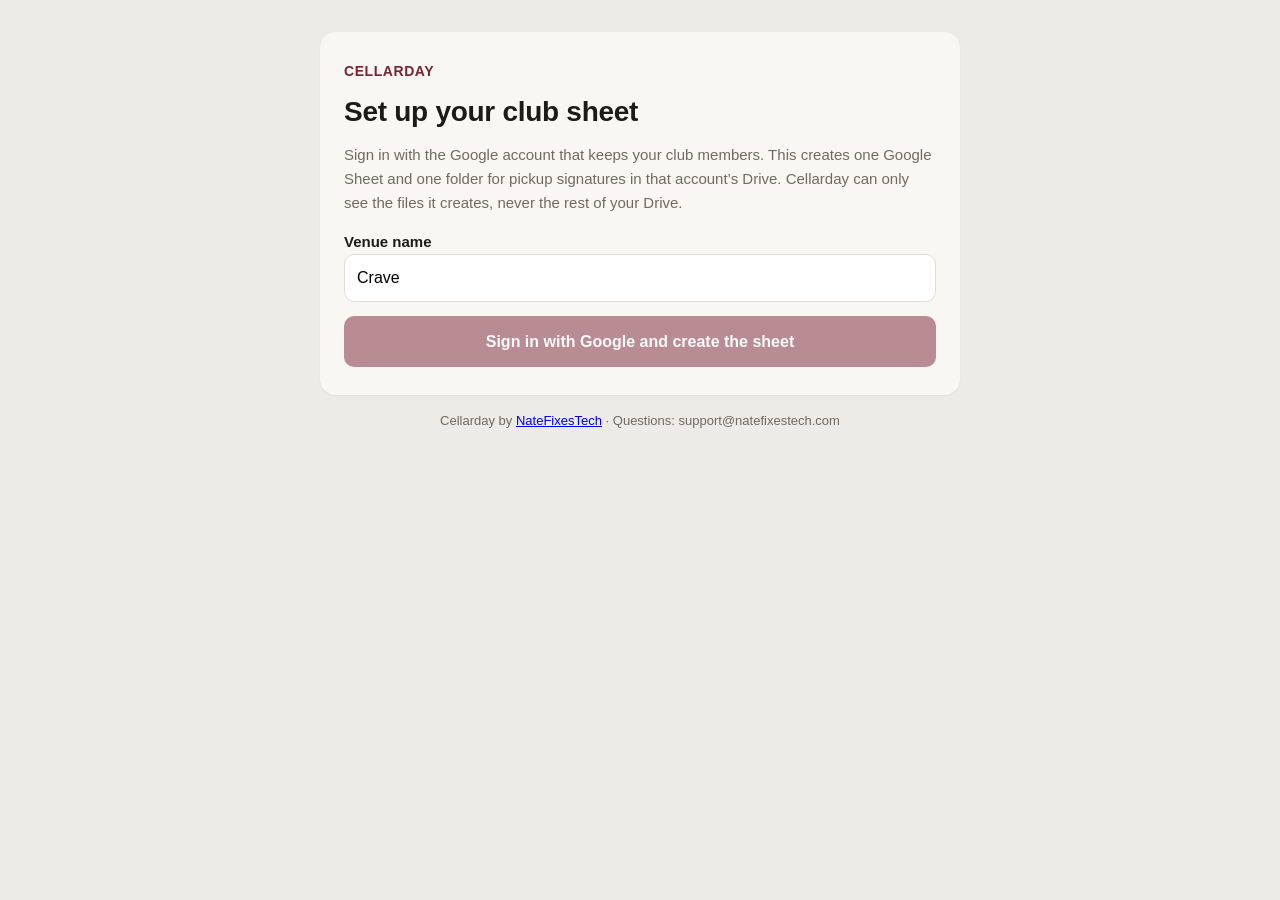
<file: apps/cellarday/setup.html>
<!doctype html>
<html lang="en">
<head>
<meta charset="utf-8">
<meta name="viewport" content="width=device-width, initial-scale=1">
<meta name="robots" content="noindex, nofollow">
<title>Cellarday – Sheet Setup</title>
<style>
  :root { color-scheme: light; --ground:#ecebe7; --paper:#f8f7f4; --ink:#1d1b19; --muted:#6f6a64; --rule:#e1ddd6;
    --wine:#7a2333; --wine-ink:#ffffff; --warn:#8a4b00; --warn-bg:#fff3dc; --good:#2f6b3a; --good-bg:#e7f2e8; }
  * { box-sizing: border-box; }
  body { margin:0; background:var(--ground); color:var(--ink);
    font:16px/1.6 -apple-system, BlinkMacSystemFont, "Segoe UI", Helvetica, Arial, sans-serif;
    padding-block: 32px 48px; padding-inline: 16px; }
  main { max-width: 640px; margin: 0 auto; background: var(--paper); border-radius: 16px; padding: 28px 24px;
    box-shadow: 0 1px 2px rgba(0,0,0,.06); display: flex; flex-direction: column; gap: 14px; }
  .brand { color: var(--wine); font-weight: 700; letter-spacing: .04em; font-size: 14px; text-transform: uppercase; }
  h1 { font-size: 28px; line-height: 1.15; margin: 0; letter-spacing: -.01em; }
  p { margin: 0; }
  .muted { color: var(--muted); font-size: 15px; }
  label { font-weight: 600; font-size: 15px; }
  input { font: inherit; padding: 10px 12px; border: 1px solid var(--rule); border-radius: 10px; background: #fff; width: 100%; }
  button, .open { font: inherit; font-weight: 600; border: 0; border-radius: 10px; padding: 13px 20px; background: var(--wine); color: var(--wine-ink);
    cursor: pointer; text-align: center; text-decoration: none; display: inline-block; }
  button:disabled { opacity: .5; cursor: default; }
  :focus-visible { outline: 2px solid var(--wine); outline-offset: 2px; }
  .status { border-radius: 12px; padding: 14px 16px; }
  .status.ok { background: var(--good-bg); color: var(--good); }
  .status.err { background: var(--warn-bg); color: var(--warn); }
  ol { margin: 0; padding-left: 20px; }
  li { margin-bottom: 6px; }
  footer { max-width: 640px; margin: 16px auto 0; color: var(--muted); font-size: 13px; text-align: center; }
</style>
</head>
<body>
<main>
  <div class="brand">Cellarday</div>
  <h1>Set up your club sheet</h1>
  <p class="muted">Sign in with the Google account that keeps your club members. This creates one Google Sheet and one folder for pickup signatures in that account’s Drive. Cellarday can only see the files it creates, never the rest of your Drive.</p>

  <div>
    <label for="venue">Venue name</label>
    <input id="venue" value="Crave" autocomplete="organization">
  </div>
  <button id="go" type="button" disabled>Sign in with Google and create the sheet</button>
  <div id="status" class="status" hidden></div>

  <div id="next" hidden>
    <p><strong>Next steps</strong></p>
    <ol>
      <li>Open the sheet and go to the <strong>Members</strong> tab.</li>
      <li>Paste your member list under the headers, keeping the same column order. Leave <strong>Member ID</strong> blank; the iPad fills it in.</li>
      <li>Pick each member’s <strong>Preference</strong> (Mixed, Red only, White only).</li>
      <li>Enter releases in the <strong>Releases</strong> tab, one row per item (wine, beer or anything else), and set <strong>Ready</strong> to Y when members have been charged.</li>
    </ol>
  </div>
</main>
<footer>Cellarday by <a href="https://natefixestech.com">NateFixesTech</a> · Questions: support@natefixestech.com</footer>

<script src="https://accounts.google.com/gsi/client" async onload="ready()"></script>
<script>
// Registered as the "Cellarday setup page" web client in the Google Cloud project "cellarday".
// It uses the same narrow drive.file access as the iPad app.
const CLIENT_ID = '1073480081481-mqqq32d6junfit9kdsklt24m6e66c4kr.apps.googleusercontent.com';
const SCOPE = 'https://www.googleapis.com/auth/drive.file';

// Must match the app's src/google/workbook.ts.
const TABS = [
  ['Members', ['Membership Date', 'First Name', 'Last Name', 'Club', 'Customer ID', 'Membership ID', 'Member Status',
    'Member Address', 'City', 'State', 'Zip', 'Phone', 'Member Email', 'Alternate Email', 'Membership Source',
    'First Shipment', 'Notes', 'Cancelation Date', 'Member ID', 'Preference']],
  ['Releases', ['Club', 'Month', 'Ready', 'Item', 'Producer', 'Year', 'Type', 'Red-only swap', 'White-only swap', 'Bonus']],
  ['Paid', ['Club', 'Month', 'Member ID', 'Member', 'Paid']],
  ['Pickups', ['Pickup ID', 'Picked up at', 'Member ID', 'Member', 'Releases', 'Picked up by', 'Signature file', 'On paper', 'Note', 'Undone at']],
  ['Staff notes', ['Note ID', 'Created', 'Member ID', 'Member', 'Note', 'Done']],
];

const $ = (id) => document.getElementById(id);
let token = null;
let tokenClient = null;

function show(kind, html) {
  const s = $('status');
  s.className = 'status ' + kind;
  s.innerHTML = html;
  s.hidden = false;
}

function ready() {
  tokenClient = google.accounts.oauth2.initTokenClient({
    client_id: CLIENT_ID,
    scope: SCOPE,
    callback: (res) => {
      if (res.error) { show('err', 'Google sign-in didn’t finish: ' + res.error); $('go').disabled = false; return; }
      token = res.access_token;
      setup().catch((e) => { show('err', e.message); $('go').disabled = false; });
    },
  });
  $('go').disabled = false;
}

async function api(url, options = {}) {
  const res = await fetch(url, { ...options, headers: { Authorization: 'Bearer ' + token, 'Content-Type': 'application/json', ...(options.headers || {}) } });
  if (!res.ok) throw new Error('Google returned ' + res.status + ': ' + (await res.text()).slice(0, 200));
  return res.json();
}

async function appFiles(mime) {
  const q = encodeURIComponent("mimeType='" + mime + "' and trashed=false");
  const r = await api('https://www.googleapis.com/drive/v3/files?q=' + q + '&orderBy=createdTime desc&fields=files(id,name)');
  return r.files || [];
}

const dropdown = (sheetId, col, values) => ({
  setDataValidation: {
    range: { sheetId, startRowIndex: 1, endRowIndex: 2000, startColumnIndex: col, endColumnIndex: col + 1 },
    rule: { condition: { type: 'ONE_OF_LIST', values: values.map((v) => ({ userEnteredValue: v })) }, strict: false, showCustomUi: true },
  },
});

async function setup() {
  show('ok', 'Checking for an existing Cellarday sheet…');
  const [sheets, folders] = await Promise.all([
    appFiles('application/vnd.google-apps.spreadsheet'),
    appFiles('application/vnd.google-apps.folder'),
  ]);
  if (sheets.length) {
    done(sheets[0].id, sheets[0].name, false);
    return;
  }

  show('ok', 'Creating the sheet…');
  const venue = $('venue').value.trim() || 'My venue';
  const created = await api('https://sheets.googleapis.com/v4/spreadsheets', {
    method: 'POST',
    body: JSON.stringify({
      properties: { title: 'Cellarday – ' + venue },
      sheets: TABS.map(([title, headers], index) => ({
        properties: { title, index, gridProperties: { frozenRowCount: 1 } },
        data: [{ startRow: 0, startColumn: 0, rowData: [{ values: headers.map((h) => ({ userEnteredValue: { stringValue: h }, userEnteredFormat: { textFormat: { bold: true } } })) }] }],
      })),
    }),
  });
  const id = (title) => created.sheets.find((s) => s.properties.title === title).properties.sheetId;
  await api('https://sheets.googleapis.com/v4/spreadsheets/' + created.spreadsheetId + ':batchUpdate', {
    method: 'POST',
    body: JSON.stringify({ requests: [
      dropdown(id('Members'), 19, ['Mixed', 'Red only', 'White only']),
      dropdown(id('Releases'), 2, ['Y', 'N']),
      dropdown(id('Releases'), 6, ['Red', 'White', 'Rosé', 'Sparkling', 'Dessert', 'Other']),
      dropdown(id('Releases'), 9, ['Y', 'N']),
      dropdown(id('Paid'), 4, ['Y', 'N']),
    ] }),
  });

  if (!folders.some((f) => f.name.startsWith('Cellarday signatures'))) {
    await api('https://www.googleapis.com/drive/v3/files?fields=id', {
      method: 'POST',
      body: JSON.stringify({ name: 'Cellarday signatures – ' + venue, mimeType: 'application/vnd.google-apps.folder' }),
    });
  }
  done(created.spreadsheetId, 'Cellarday – ' + venue, true);
}

function done(id, name, isNew) {
  const url = 'https://docs.google.com/spreadsheets/d/' + id + '/edit';
  const safe = name.replace(/[&<>"]/g, (c) => ({ '&': '&amp;', '<': '&lt;', '>': '&gt;', '"': '&quot;' })[c]);
  show('ok', (isNew ? 'Created <strong>' + safe + '</strong> and a signatures folder in your Drive.' : 'You already have <strong>' + safe + '</strong>. Nothing new was created.') +
    '<p style="margin-top:10px"><a class="open" href="' + url + '" target="_blank" rel="noopener">Open the sheet</a></p>');
  $('next').hidden = false;
  $('go').hidden = true;
}

$('go').addEventListener('click', () => {
  $('go').disabled = true;
  tokenClient.requestAccessToken();
});
</script>
</body>
</html>
</file>
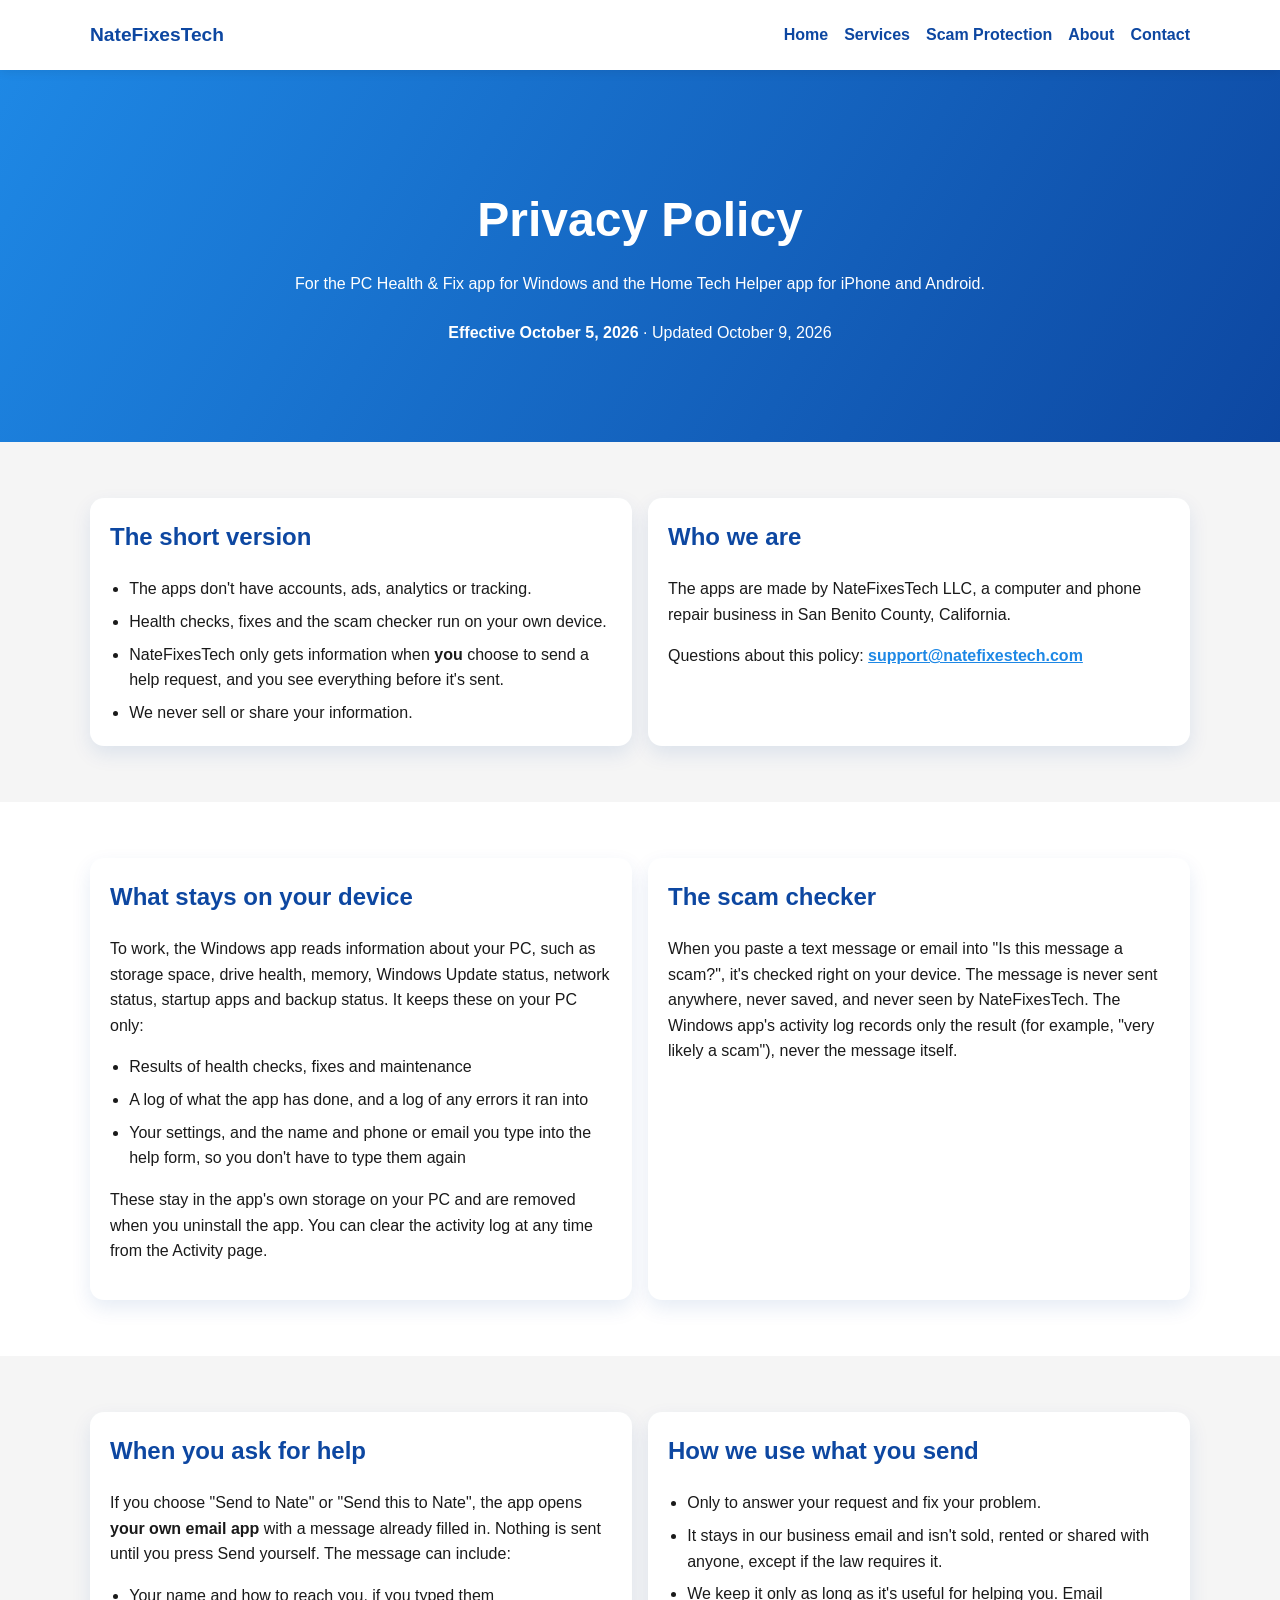
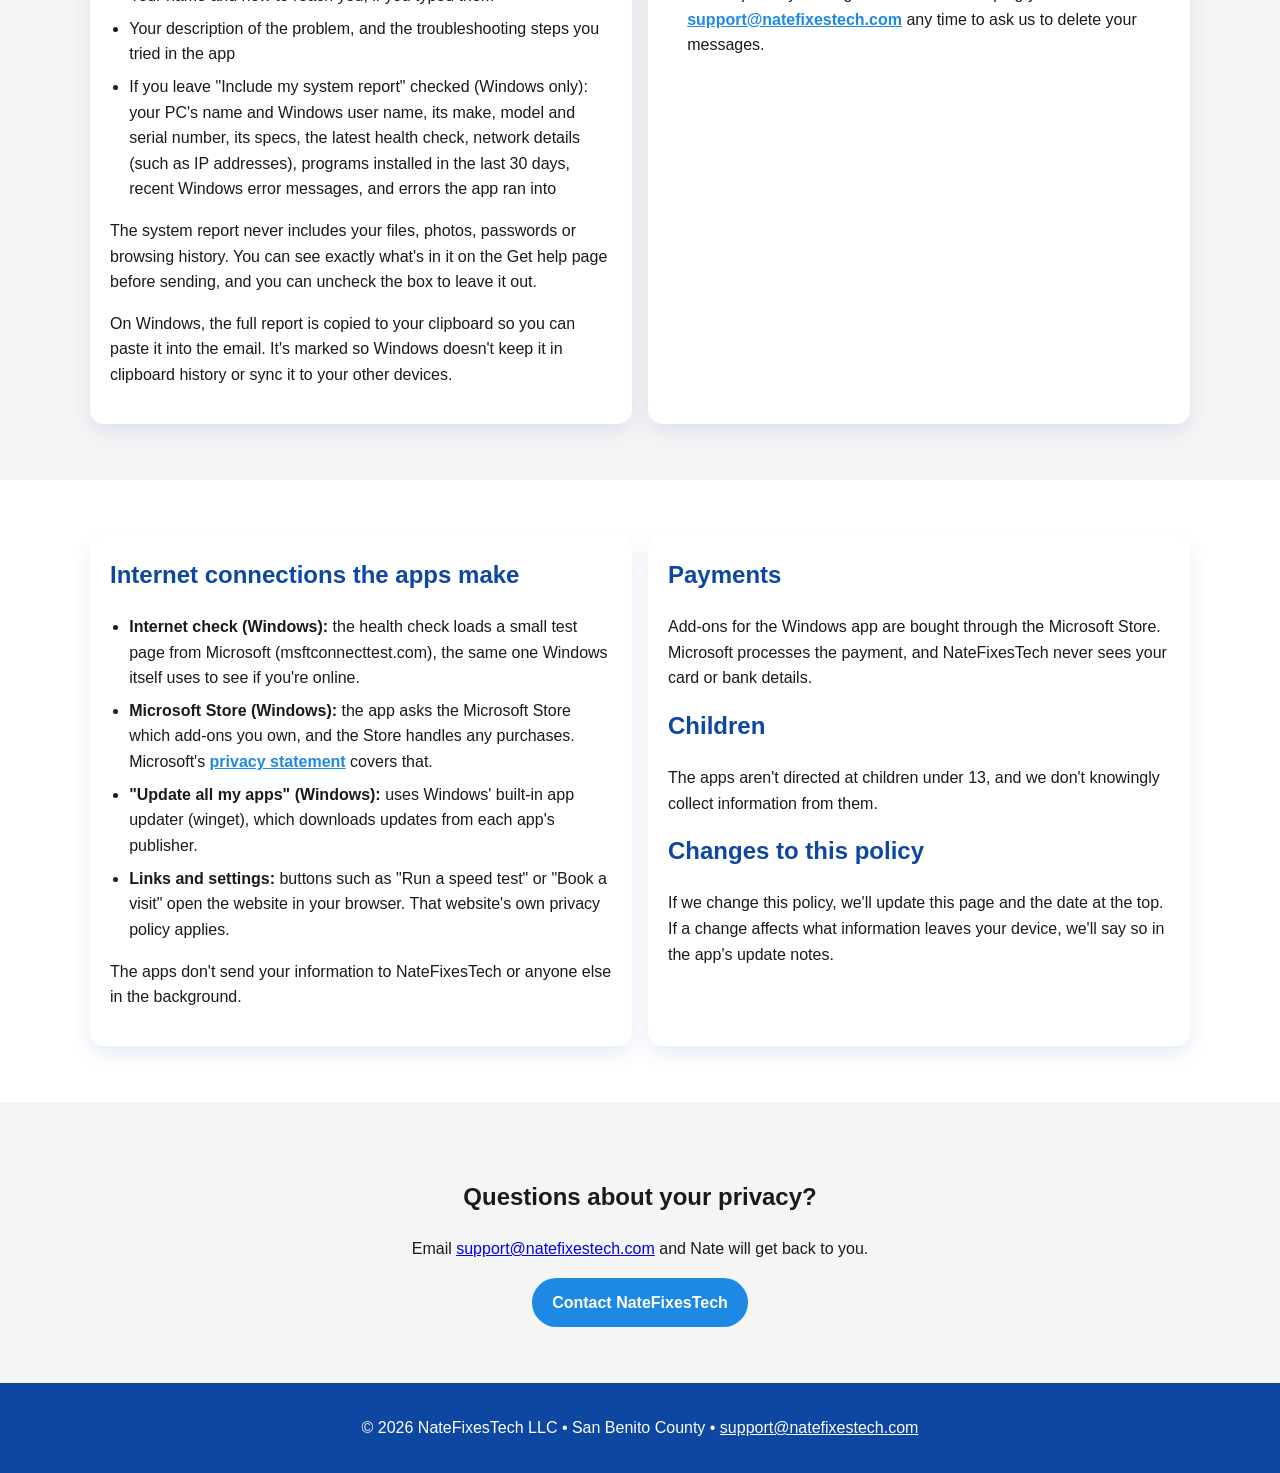
<file: apps/natefixestech-helper/privacy.html>
<!DOCTYPE html>
<html lang="en">
<head>
  <meta charset="UTF-8" />
  <meta name="viewport" content="width=device-width, initial-scale=1.0" />
  <meta name="robots" content="noindex" />
  <title>PC Health &amp; Fix | NateFixesTech</title>
  <link rel="canonical" href="https://natefixestech.com/apps/pc-health-and-fix/privacy.html" />
  <meta http-equiv="refresh" content="0; url=../pc-health-and-fix/privacy.html" />
</head>
<body>
  <p>NateFixesTech Helper is now called PC Health &amp; Fix. <a href="../pc-health-and-fix/privacy.html">Continue to the new page</a>.</p>
</body>
</html>
</file>
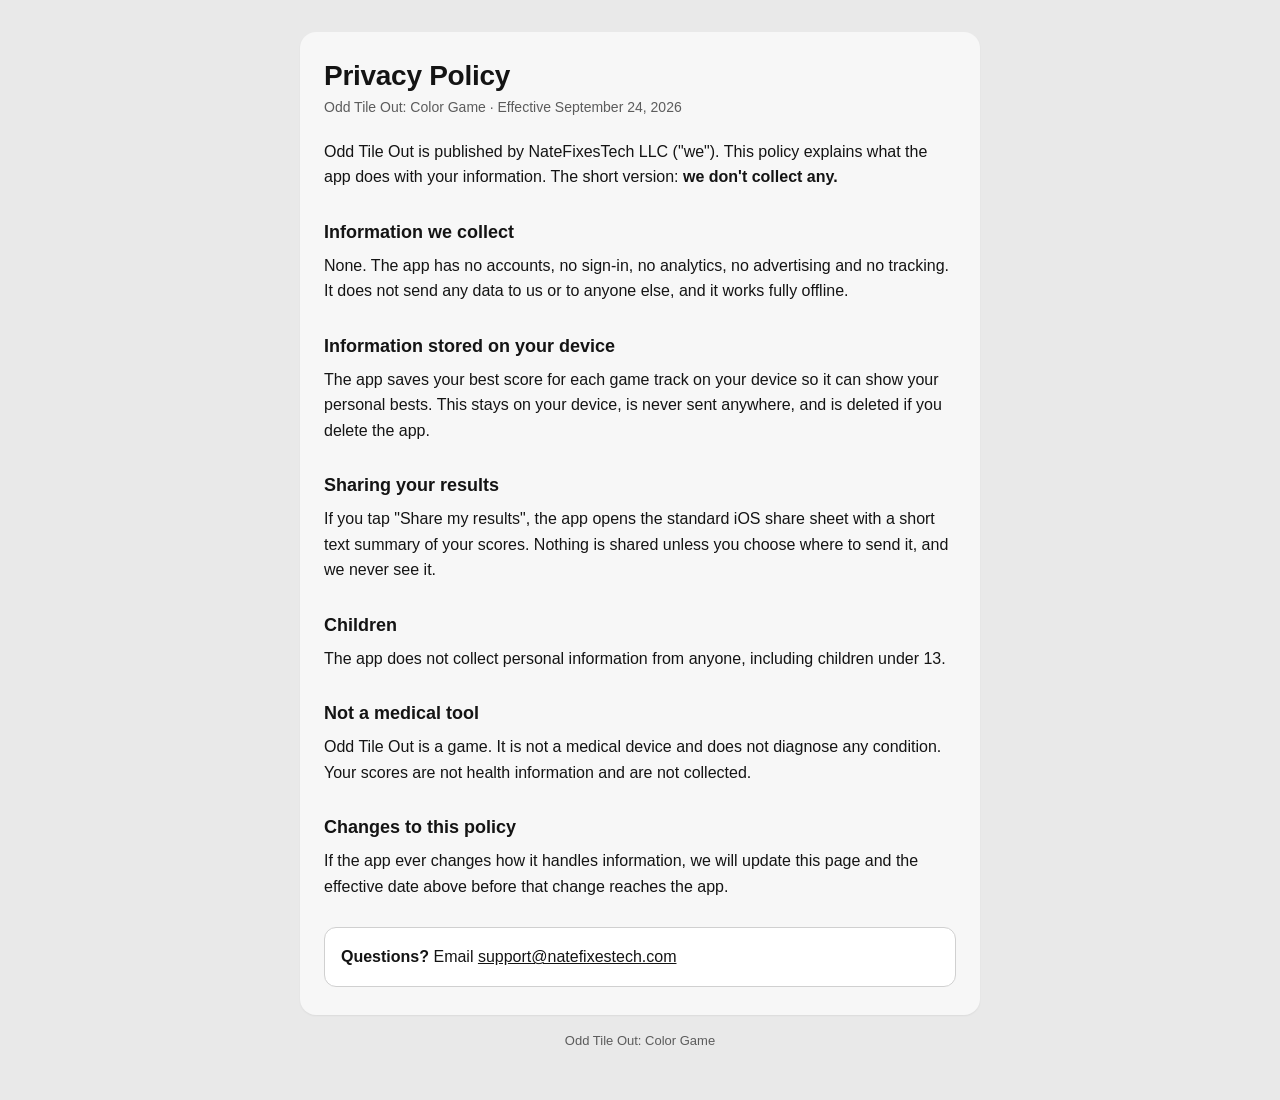
<file: apps/odd-tile-out/privacy.html>
<!doctype html>
<html lang="en">
<head>
<meta charset="utf-8">
<meta name="viewport" content="width=device-width, initial-scale=1">
<meta name="robots" content="noindex, nofollow">
<title>Odd Tile Out – Privacy Policy</title>
<style>
  :root { color-scheme: light; --ground:#e9e9e9; --paper:#f7f7f7; --ink:#141414; --muted:#5c5c5c; --rule:#d0d0d0; }
  * { box-sizing: border-box; }
  body { margin:0; background:var(--ground); color:var(--ink);
    font:16px/1.6 -apple-system, BlinkMacSystemFont, "Segoe UI", Helvetica, Arial, sans-serif;
    padding-block: 32px 48px; padding-inline: 16px; }
  main { max-width: 680px; margin: 0 auto; background: var(--paper); border-radius: 16px;
    padding: 28px 24px; box-shadow: 0 1px 2px rgba(0,0,0,.06); }
  h1 { font-size: 28px; line-height: 1.15; margin: 0 0 4px; letter-spacing: -.01em; }
  h2 { font-size: 18px; margin: 28px 0 6px; }
  p, li { margin: 0 0 10px; }
  ul { padding-left: 20px; margin: 0 0 10px; }
  .meta { color: var(--muted); font-size: 14px; margin-bottom: 20px; }
  a { color: var(--ink); }
  .contact { margin-top: 28px; padding: 16px; border-radius: 12px; background: #fff; border: 1px solid var(--rule); }
  footer { max-width: 680px; margin: 16px auto 0; color: var(--muted); font-size: 13px; text-align: center; }
</style>
</head>
<body>
<main>
<h1>Privacy Policy</h1>
<p class="meta">Odd Tile Out: Color Game · Effective September 24, 2026</p>

<p>Odd Tile Out is published by NateFixesTech LLC ("we"). This policy explains what the app does with your information. The short version: <strong>we don't collect any.</strong></p>

<h2>Information we collect</h2>
<p>None. The app has no accounts, no sign-in, no analytics, no advertising and no tracking. It does not send any data to us or to anyone else, and it works fully offline.</p>

<h2>Information stored on your device</h2>
<p>The app saves your best score for each game track on your device so it can show your personal bests. This stays on your device, is never sent anywhere, and is deleted if you delete the app.</p>

<h2>Sharing your results</h2>
<p>If you tap "Share my results", the app opens the standard iOS share sheet with a short text summary of your scores. Nothing is shared unless you choose where to send it, and we never see it.</p>

<h2>Children</h2>
<p>The app does not collect personal information from anyone, including children under 13.</p>

<h2>Not a medical tool</h2>
<p>Odd Tile Out is a game. It is not a medical device and does not diagnose any condition. Your scores are not health information and are not collected.</p>

<h2>Changes to this policy</h2>
<p>If the app ever changes how it handles information, we will update this page and the effective date above before that change reaches the app.</p>

<div class="contact">
  <strong>Questions?</strong> Email <a href="mailto:support@natefixestech.com">support@natefixestech.com</a>
</div>
</main>
<footer>Odd Tile Out: Color Game</footer>
</body>
</html>
</file>
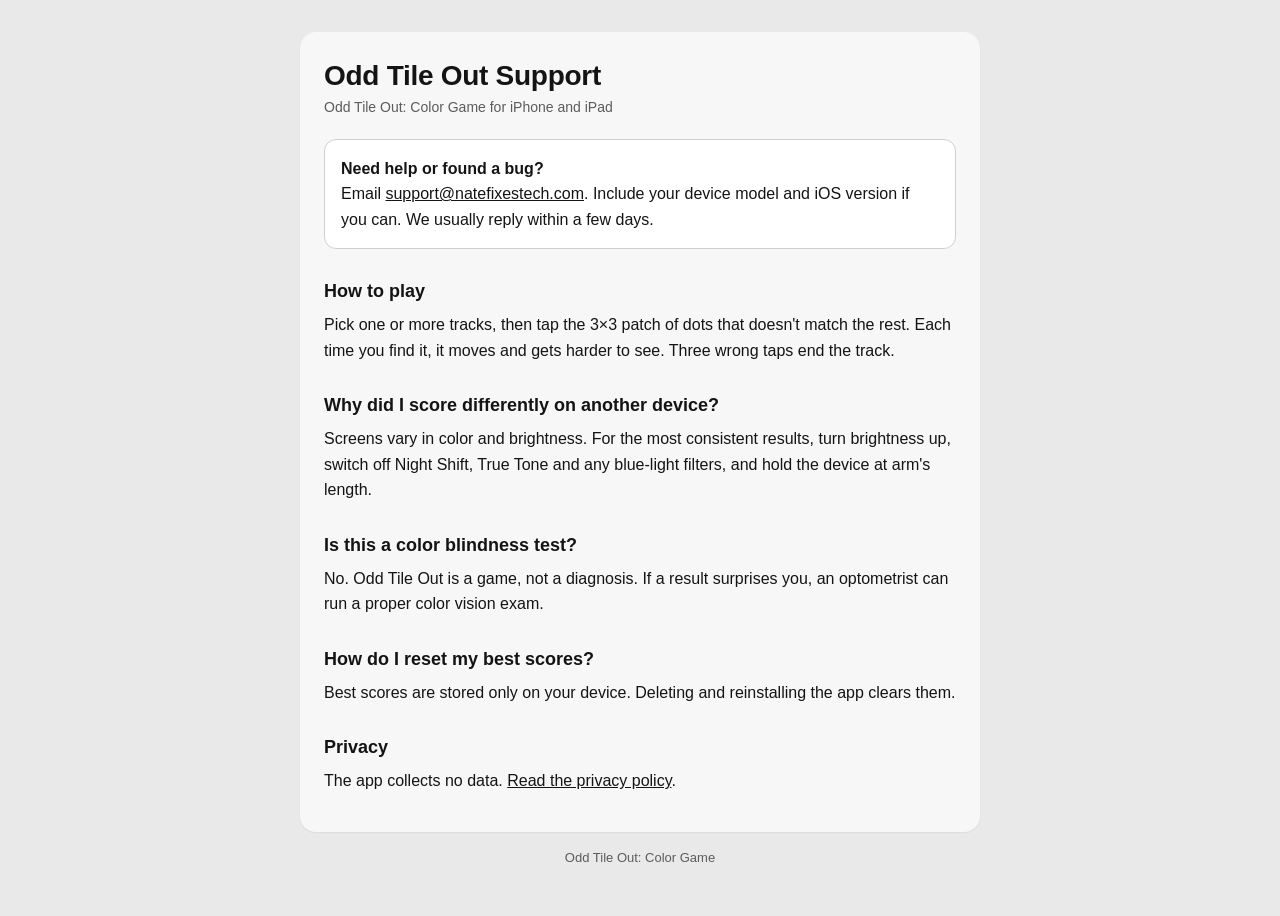
<file: apps/odd-tile-out/support.html>
<!doctype html>
<html lang="en">
<head>
<meta charset="utf-8">
<meta name="viewport" content="width=device-width, initial-scale=1">
<meta name="robots" content="noindex, nofollow">
<title>Odd Tile Out – Support</title>
<style>
  :root { color-scheme: light; --ground:#e9e9e9; --paper:#f7f7f7; --ink:#141414; --muted:#5c5c5c; --rule:#d0d0d0; }
  * { box-sizing: border-box; }
  body { margin:0; background:var(--ground); color:var(--ink);
    font:16px/1.6 -apple-system, BlinkMacSystemFont, "Segoe UI", Helvetica, Arial, sans-serif;
    padding-block: 32px 48px; padding-inline: 16px; }
  main { max-width: 680px; margin: 0 auto; background: var(--paper); border-radius: 16px;
    padding: 28px 24px; box-shadow: 0 1px 2px rgba(0,0,0,.06); }
  h1 { font-size: 28px; line-height: 1.15; margin: 0 0 4px; letter-spacing: -.01em; }
  h2 { font-size: 18px; margin: 28px 0 6px; }
  p, li { margin: 0 0 10px; }
  ul { padding-left: 20px; margin: 0 0 10px; }
  .meta { color: var(--muted); font-size: 14px; margin-bottom: 20px; }
  a { color: var(--ink); }
  .contact { margin-top: 28px; padding: 16px; border-radius: 12px; background: #fff; border: 1px solid var(--rule); }
  footer { max-width: 680px; margin: 16px auto 0; color: var(--muted); font-size: 13px; text-align: center; }
</style>
</head>
<body>
<main>
<h1>Odd Tile Out Support</h1>
<p class="meta">Odd Tile Out: Color Game for iPhone and iPad</p>

<div class="contact" style="margin-top:0">
  <strong>Need help or found a bug?</strong><br>
  Email <a href="mailto:support@natefixestech.com">support@natefixestech.com</a>. Include your device model and iOS version if you can. We usually reply within a few days.
</div>

<h2>How to play</h2>
<p>Pick one or more tracks, then tap the 3×3 patch of dots that doesn't match the rest. Each time you find it, it moves and gets harder to see. Three wrong taps end the track.</p>

<h2>Why did I score differently on another device?</h2>
<p>Screens vary in color and brightness. For the most consistent results, turn brightness up, switch off Night Shift, True Tone and any blue-light filters, and hold the device at arm's length.</p>

<h2>Is this a color blindness test?</h2>
<p>No. Odd Tile Out is a game, not a diagnosis. If a result surprises you, an optometrist can run a proper color vision exam.</p>

<h2>How do I reset my best scores?</h2>
<p>Best scores are stored only on your device. Deleting and reinstalling the app clears them.</p>

<h2>Privacy</h2>
<p>The app collects no data. <a href="privacy.html">Read the privacy policy</a>.</p>
</main>
<footer>Odd Tile Out: Color Game</footer>
</body>
</html>
</file>
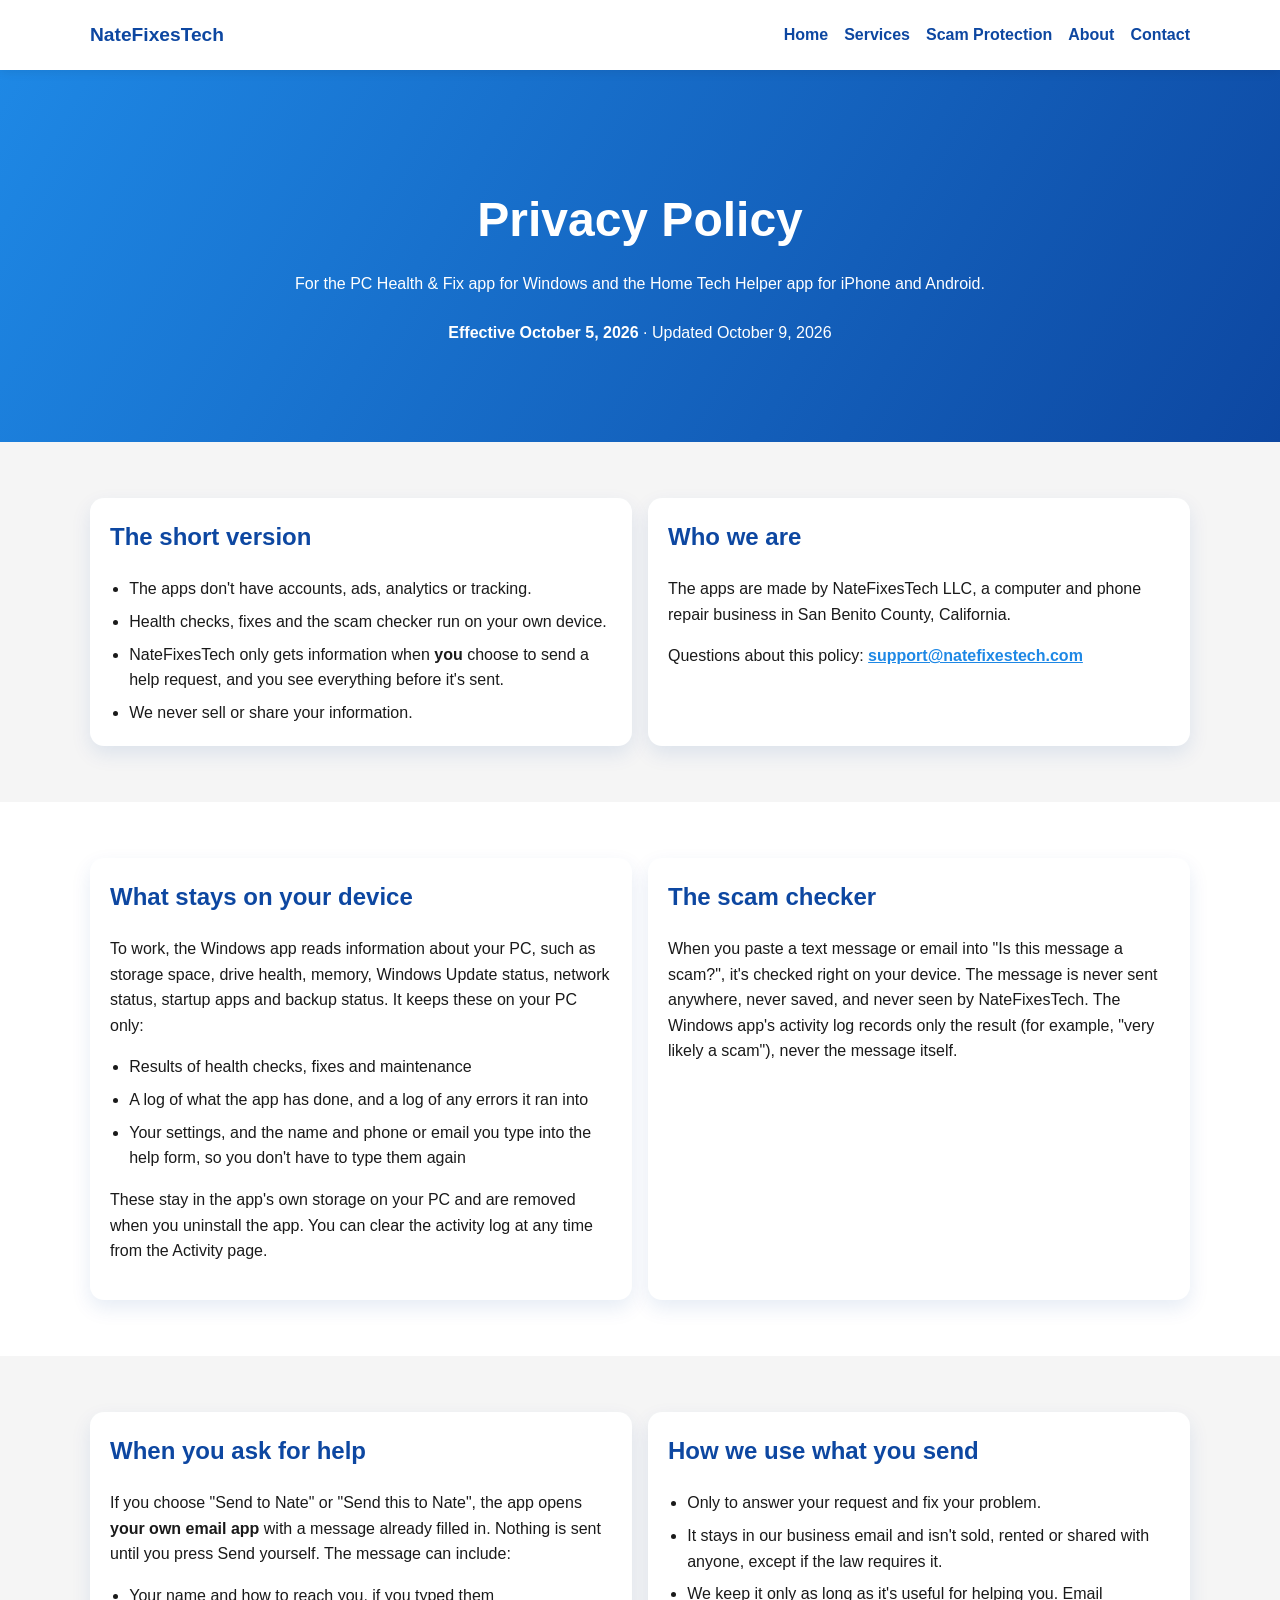
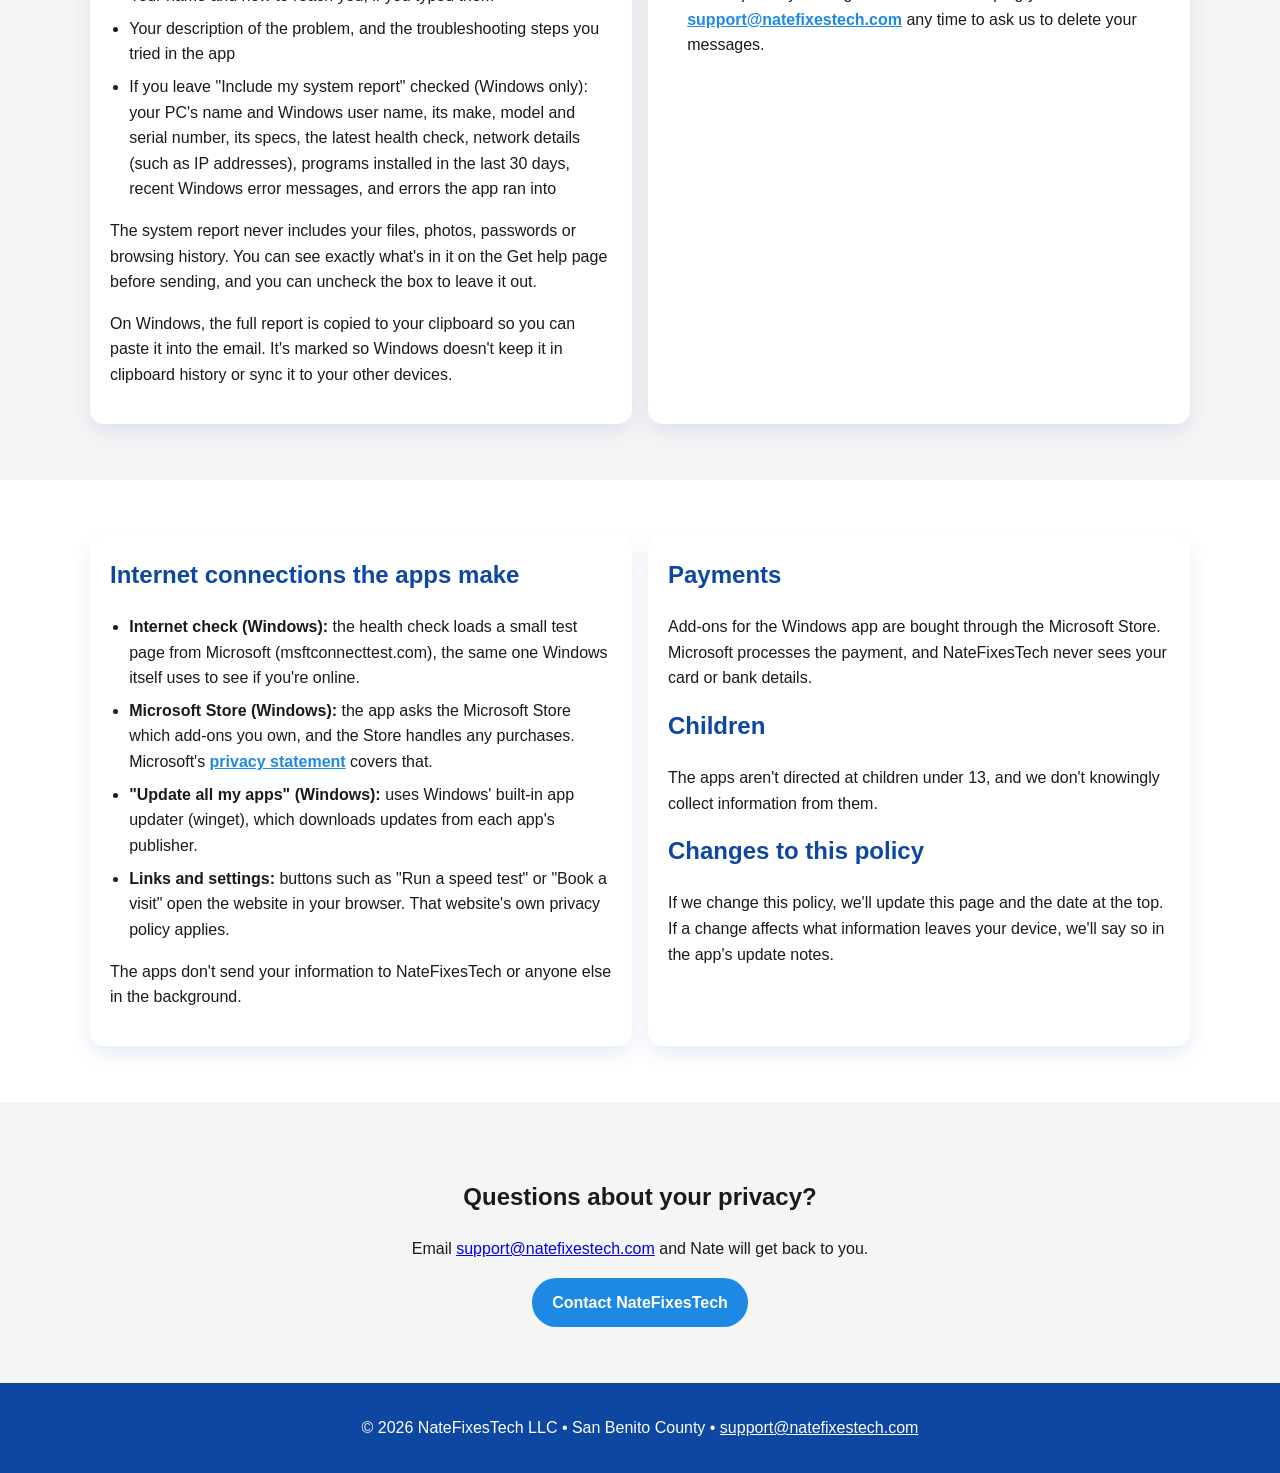
<file: apps/pc-health-and-fix/privacy.html>
<!DOCTYPE html>
<html lang="en">
<head>
  <meta charset="UTF-8" />
  <meta name="viewport" content="width=device-width, initial-scale=1.0" />
  <meta name="description" content="Privacy policy for the PC Health &amp; Fix Windows app and the Home Tech Helper phone app." />
  <title>Privacy Policy | NateFixesTech</title>
  <link rel="stylesheet" href="../../assets/css/styles.css?v=20261005" />
</head>
<body>
  <header class="site-header">
    <nav class="navbar container" aria-label="Main navigation">
      <a class="brand" href="../../index.html">NateFixesTech</a>
      <button class="menu-toggle" aria-expanded="false" aria-controls="nav-links">☰</button>
      <ul id="nav-links" class="nav-links">
        <li><a href="../../index.html">Home</a></li>
        <li><a href="../../services.html">Services</a></li>
        <li><a href="../../scam-protection.html">Scam Protection</a></li>
        <li><a href="../../about.html">About</a></li>
        <li><a href="../../contact.html">Contact</a></li>
      </ul>
    </nav>
  </header>

  <main>
    <section class="section hero page-intro">
      <div class="container">
        <h1>Privacy Policy</h1>
        <p>For the PC Health &amp; Fix app for Windows and the Home Tech Helper app for iPhone and Android.</p>
        <p><strong>Effective October 5, 2026</strong> · Updated October 9, 2026</p>
      </div>
    </section>

    <section class="section">
      <div class="container grid cards-grid">
        <article class="card">
          <h2>The short version</h2>
          <ul class="content-list">
            <li>The apps don't have accounts, ads, analytics or tracking.</li>
            <li>Health checks, fixes and the scam checker run on your own device.</li>
            <li>NateFixesTech only gets information when <strong>you</strong> choose to send a help request, and you see everything before it's sent.</li>
            <li>We never sell or share your information.</li>
          </ul>
        </article>

        <article class="card">
          <h2>Who we are</h2>
          <p>The apps are made by NateFixesTech LLC, a computer and phone repair business in San Benito County, California.</p>
          <p>Questions about this policy: <a href="mailto:support@natefixestech.com">support@natefixestech.com</a></p>
        </article>
      </div>
    </section>

    <section class="section alt">
      <div class="container grid cards-grid">
        <article class="card">
          <h2>What stays on your device</h2>
          <p>To work, the Windows app reads information about your PC, such as storage space, drive health, memory, Windows Update status, network status, startup apps and backup status. It keeps these on your PC only:</p>
          <ul class="content-list">
            <li>Results of health checks, fixes and maintenance</li>
            <li>A log of what the app has done, and a log of any errors it ran into</li>
            <li>Your settings, and the name and phone or email you type into the help form, so you don't have to type them again</li>
          </ul>
          <p>These stay in the app's own storage on your PC and are removed when you uninstall the app. You can clear the activity log at any time from the Activity page.</p>
        </article>

        <article class="card">
          <h2>The scam checker</h2>
          <p>When you paste a text message or email into "Is this message a scam?", it's checked right on your device. The message is never sent anywhere, never saved, and never seen by NateFixesTech. The Windows app's activity log records only the result (for example, "very likely a scam"), never the message itself.</p>
        </article>
      </div>
    </section>

    <section class="section">
      <div class="container grid cards-grid">
        <article class="card">
          <h2>When you ask for help</h2>
          <p>If you choose "Send to Nate" or "Send this to Nate", the app opens <strong>your own email app</strong> with a message already filled in. Nothing is sent until you press Send yourself. The message can include:</p>
          <ul class="content-list">
            <li>Your name and how to reach you, if you typed them</li>
            <li>Your description of the problem, and the troubleshooting steps you tried in the app</li>
            <li>If you leave "Include my system report" checked (Windows only): your PC's name and Windows user name, its make, model and serial number, its specs, the latest health check, network details (such as IP addresses), programs installed in the last 30 days, recent Windows error messages, and errors the app ran into</li>
          </ul>
          <p>The system report never includes your files, photos, passwords or browsing history. You can see exactly what's in it on the Get help page before sending, and you can uncheck the box to leave it out.</p>
          <p>On Windows, the full report is copied to your clipboard so you can paste it into the email. It's marked so Windows doesn't keep it in clipboard history or sync it to your other devices.</p>
        </article>

        <article class="card">
          <h2>How we use what you send</h2>
          <ul class="content-list">
            <li>Only to answer your request and fix your problem.</li>
            <li>It stays in our business email and isn't sold, rented or shared with anyone, except if the law requires it.</li>
            <li>We keep it only as long as it's useful for helping you. Email <a href="mailto:support@natefixestech.com">support@natefixestech.com</a> any time to ask us to delete your messages.</li>
          </ul>
        </article>
      </div>
    </section>

    <section class="section alt">
      <div class="container grid cards-grid">
        <article class="card">
          <h2>Internet connections the apps make</h2>
          <ul class="content-list">
            <li><strong>Internet check (Windows):</strong> the health check loads a small test page from Microsoft (msftconnecttest.com), the same one Windows itself uses to see if you're online.</li>
            <li><strong>Microsoft Store (Windows):</strong> the app asks the Microsoft Store which add-ons you own, and the Store handles any purchases. Microsoft's <a href="https://privacy.microsoft.com/privacystatement">privacy statement</a> covers that.</li>
            <li><strong>"Update all my apps" (Windows):</strong> uses Windows' built-in app updater (winget), which downloads updates from each app's publisher.</li>
            <li><strong>Links and settings:</strong> buttons such as "Run a speed test" or "Book a visit" open the website in your browser. That website's own privacy policy applies.</li>
          </ul>
          <p>The apps don't send your information to NateFixesTech or anyone else in the background.</p>
        </article>

        <article class="card">
          <h2>Payments</h2>
          <p>Add-ons for the Windows app are bought through the Microsoft Store. Microsoft processes the payment, and NateFixesTech never sees your card or bank details.</p>

          <h2>Children</h2>
          <p>The apps aren't directed at children under 13, and we don't knowingly collect information from them.</p>

          <h2>Changes to this policy</h2>
          <p>If we change this policy, we'll update this page and the date at the top. If a change affects what information leaves your device, we'll say so in the app's update notes.</p>
        </article>
      </div>
    </section>

    <section class="section cta">
      <div class="container">
        <h2>Questions about your privacy?</h2>
        <p>Email <a href="mailto:support@natefixestech.com">support@natefixestech.com</a> and Nate will get back to you.</p>
        <a class="button" href="../../contact.html">Contact NateFixesTech</a>
      </div>
    </section>
  </main>

  <footer class="site-footer">
    <div class="container">
      <p>&copy; <span id="year"></span> NateFixesTech LLC • San Benito County • <a href="mailto:support@natefixestech.com">support@natefixestech.com</a></p>
    </div>
  </footer>

  <script src="../../assets/js/main.js?v=20261006"></script>
</body>
</html>
</file>
<file: assets/css/styles.css>
:root {
  --blue: #1e88e5;
  --dark-blue: #0d47a1;
  --light-gray: #f5f5f5;
  --white: #ffffff;
  --text: #1a1a1a;
  --radius: 14px;
  --shadow: 0 8px 20px rgba(13, 71, 161, 0.1);
}

* {
  box-sizing: border-box;
}

html {
  scroll-behavior: smooth;
}

body {
  margin: 0;
  font-family: "Segoe UI", Roboto, Helvetica, Arial, sans-serif;
  color: var(--text);
  background: var(--light-gray);
  line-height: 1.6;
}

.container {
  width: min(1100px, 92%);
  margin: 0 auto;
}

.section {
  padding: 3.5rem 0;
}

.alt {
  background: var(--white);
}

.site-header {
  position: sticky;
  top: 0;
  z-index: 100;
  background: var(--white);
  box-shadow: 0 2px 10px rgba(0, 0, 0, 0.08);
}

.navbar {
  display: flex;
  align-items: center;
  justify-content: space-between;
  min-height: 70px;
  gap: 1rem;
}

.brand {
  font-size: 1.2rem;
  font-weight: 700;
  color: var(--dark-blue);
  text-decoration: none;
}

.menu-toggle {
  border: none;
  background: var(--white);
  color: var(--dark-blue);
  font-size: 1.5rem;
  cursor: pointer;
}

.nav-links {
  display: none;
  list-style: none;
  padding: 0;
  margin: 0;
  width: 100%;
  flex-direction: column;
  background: var(--white);
}

.nav-links.open {
  display: flex;
}

.nav-links a {
  display: block;
  padding: 0.8rem 0;
  color: var(--dark-blue);
  text-decoration: none;
  font-weight: 600;
}

.nav-links a[aria-current="page"] {
  color: var(--blue);
}

.hero {
  color: var(--white);
  text-align: center;
  background: linear-gradient(120deg, var(--blue), var(--dark-blue));
}

.page-intro {
  color: var(--white);
  text-align: center;
  background: linear-gradient(120deg, var(--blue), var(--dark-blue));
}

.hero.page-intro {
  background: linear-gradient(120deg, var(--blue), var(--dark-blue)) !important;
  color: var(--white) !important;
  padding: 4.5rem 0;
}

.hero.page-intro h1,
.hero.page-intro p {
  color: var(--white) !important;
}

.page-intro h1 {
  color: var(--white);
  margin-bottom: 0.75rem;
}

.hero h1 {
  font-size: clamp(2rem, 6vw, 3rem);
  margin-bottom: 0.75rem;
}

.hero p,
.page-intro p {
  margin: 0 auto 1.5rem;
  max-width: 700px;
}

.kicker {
  margin: 0 0 0.5rem;
  font-size: 0.85rem;
  text-transform: uppercase;
  letter-spacing: 0.08em;
  font-weight: 700;
  opacity: 0.9;
}

.button {
  display: inline-block;
  border: none;
  border-radius: 999px;
  background: var(--white);
  color: var(--dark-blue);
  padding: 0.75rem 1.25rem;
  font-weight: 700;
  text-decoration: none;
  cursor: pointer;
}

.cta .button,
form .button {
  background: var(--blue);
  color: var(--white);
}

.grid {
  display: grid;
  gap: 1rem;
}

.cards-grid {
  grid-template-columns: 1fr;
}

.card {
  background: var(--white);
  padding: 1.25rem;
  border-radius: var(--radius);
  box-shadow: var(--shadow);
}

.card h2,
.card h3 {
  margin-top: 0;
  color: var(--dark-blue);
}

.card a {
  color: var(--blue);
  font-weight: 600;
}

.icon {
  font-size: 1.35rem;
  display: inline-block;
  margin-bottom: 0.5rem;
}

.center {
  text-align: center;
}

.cta {
  text-align: center;
}

.button-row {
  display: flex;
  flex-wrap: wrap;
  gap: 0.65rem;
  justify-content: center;
  margin-top: 1rem;
}

.confirmation-card {
  max-width: 800px;
  margin: 0 auto;
}

.about-grid,
.contact-grid {
  grid-template-columns: 1fr;
}

.map-placeholder {
  display: grid;
  place-items: center;
  min-height: 200px;
  border: 2px dashed var(--blue);
  border-radius: var(--radius);
  color: var(--dark-blue);
  background: rgba(30, 136, 229, 0.08);
  text-align: center;
  font-weight: 600;
  padding: 1rem;
}

.content-list {
  margin: 0;
  padding-left: 1.2rem;
}

.content-list li + li {
  margin-top: 0.45rem;
}

.alert-card {
  border-left: 4px solid #f59e0b;
}

form {
  display: grid;
  gap: 0.65rem;
}

input,
textarea {
  width: 100%;
  border: 1px solid #c7d8f5;
  border-radius: 10px;
  padding: 0.7rem;
  font: inherit;
}

input:focus,
textarea:focus {
  outline: 2px solid rgba(30, 136, 229, 0.45);
  border-color: var(--blue);
}

.form-status {
  min-height: 1.2em;
  margin: 0;
  font-size: 0.95rem;
}

.form-status.error {
  color: #b00020;
}

.form-status.success {
  color: #1b5e20;
}

.site-footer {
  background: var(--dark-blue);
  color: var(--white);
  padding: 1rem 0;
  text-align: center;
}

@media (min-width: 700px) {
  .menu-toggle {
    display: none;
  }

  .nav-links {
    display: flex;
    width: auto;
    flex-direction: row;
    gap: 1rem;
    flex-wrap: wrap;
    justify-content: flex-end;
  }

  .nav-links a {
    padding: 0;
  }

  .cards-grid {
    grid-template-columns: repeat(2, minmax(0, 1fr));
  }

  .why-grid {
    grid-template-columns: repeat(3, minmax(0, 1fr));
  }

  .about-grid,
  .contact-grid {
    grid-template-columns: repeat(2, minmax(0, 1fr));
  }
}

@media (min-width: 980px) {
  .services-grid {
    grid-template-columns: repeat(3, minmax(0, 1fr));
  }
}

.site-footer a {
  color: var(--white);
  text-decoration: underline;
}

/* Small status pill, e.g. "In progress" next to an app that isn't released yet */
.badge {
  display: inline-block;
  vertical-align: middle;
  margin-left: 0.5rem;
  padding: 0.15rem 0.6rem;
  border-radius: 999px;
  background: #fff4e0;
  color: #8a4b00;
  border: 1px solid #f5c26b;
  font-size: 0.75rem;
  font-weight: 700;
  letter-spacing: 0.02em;
  white-space: nowrap;
}

.hero .badge {
  margin: 0 0 0.75rem;
  font-size: 0.85rem;
}

/* Links that jump to a spot on a page (#contact-form, #apps) land below the sticky menu bar, not under it */
[id] {
  scroll-margin-top: 90px;
}
</file>
